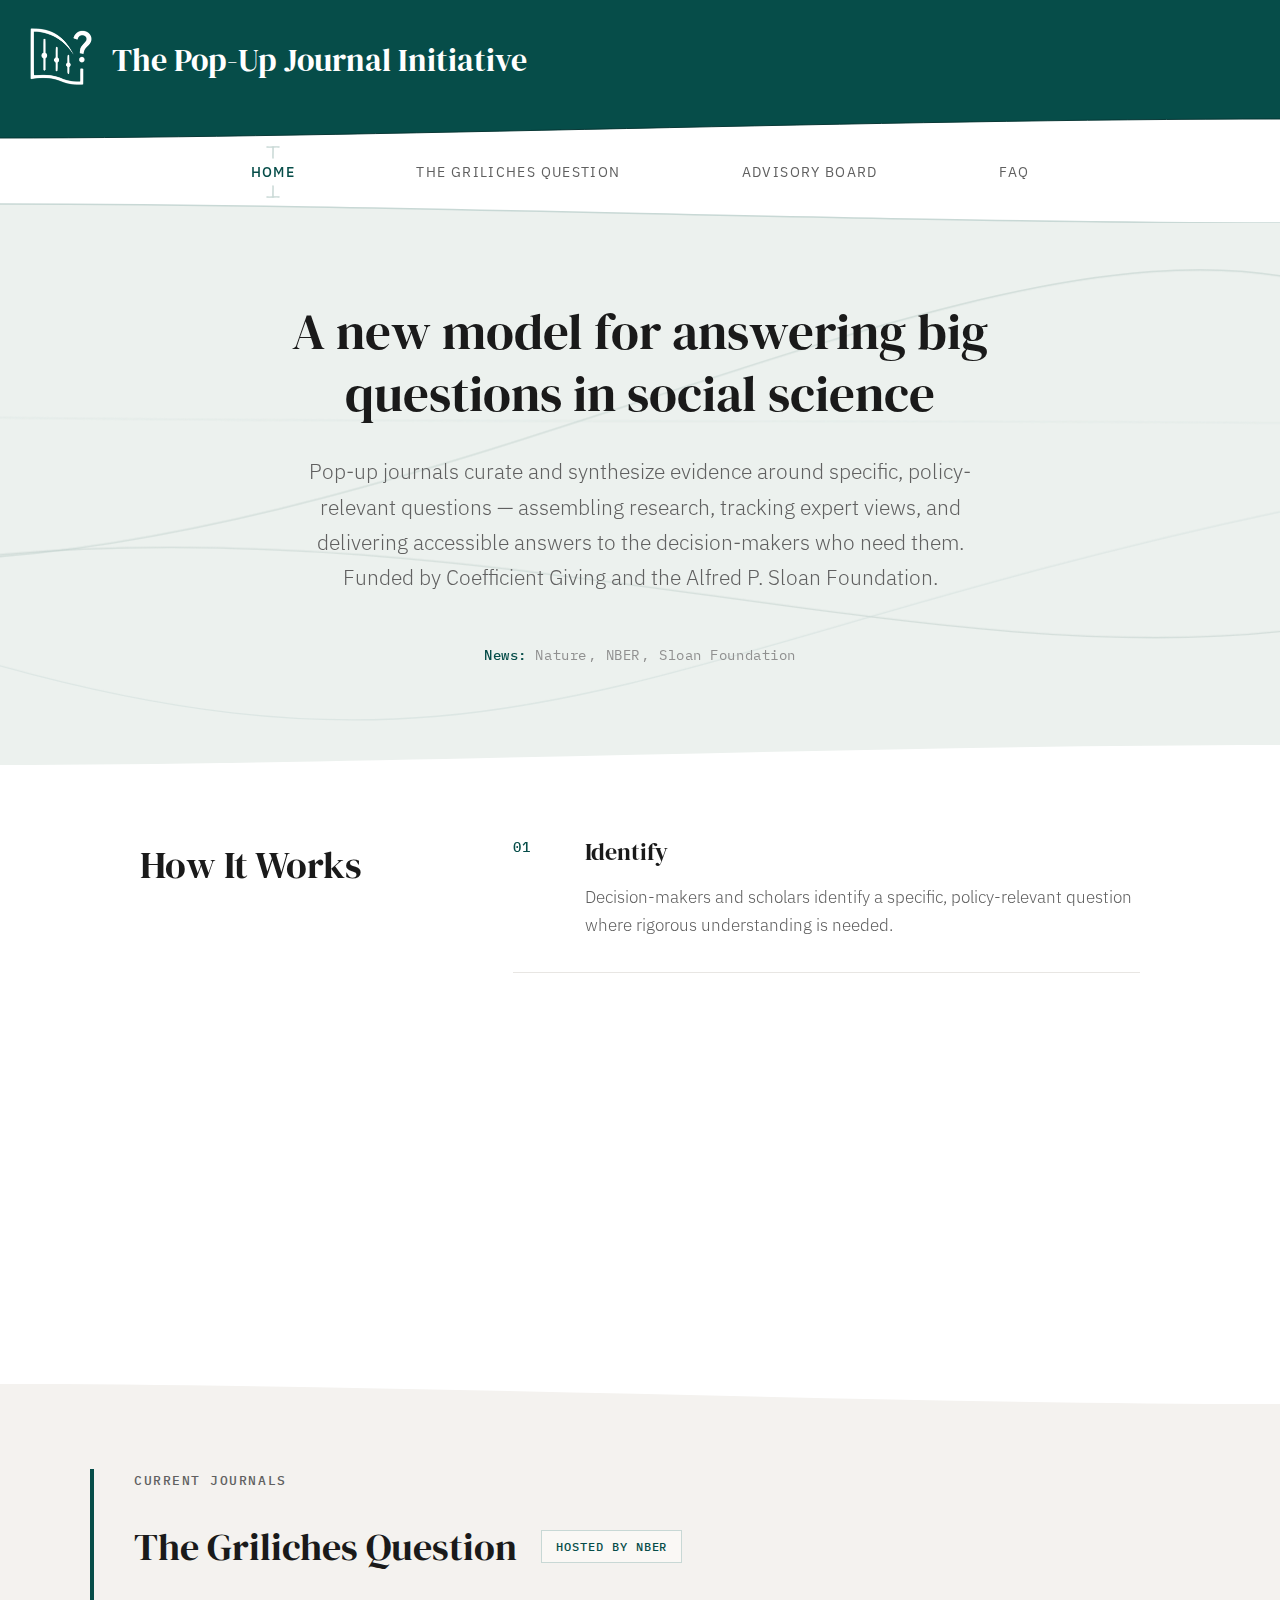
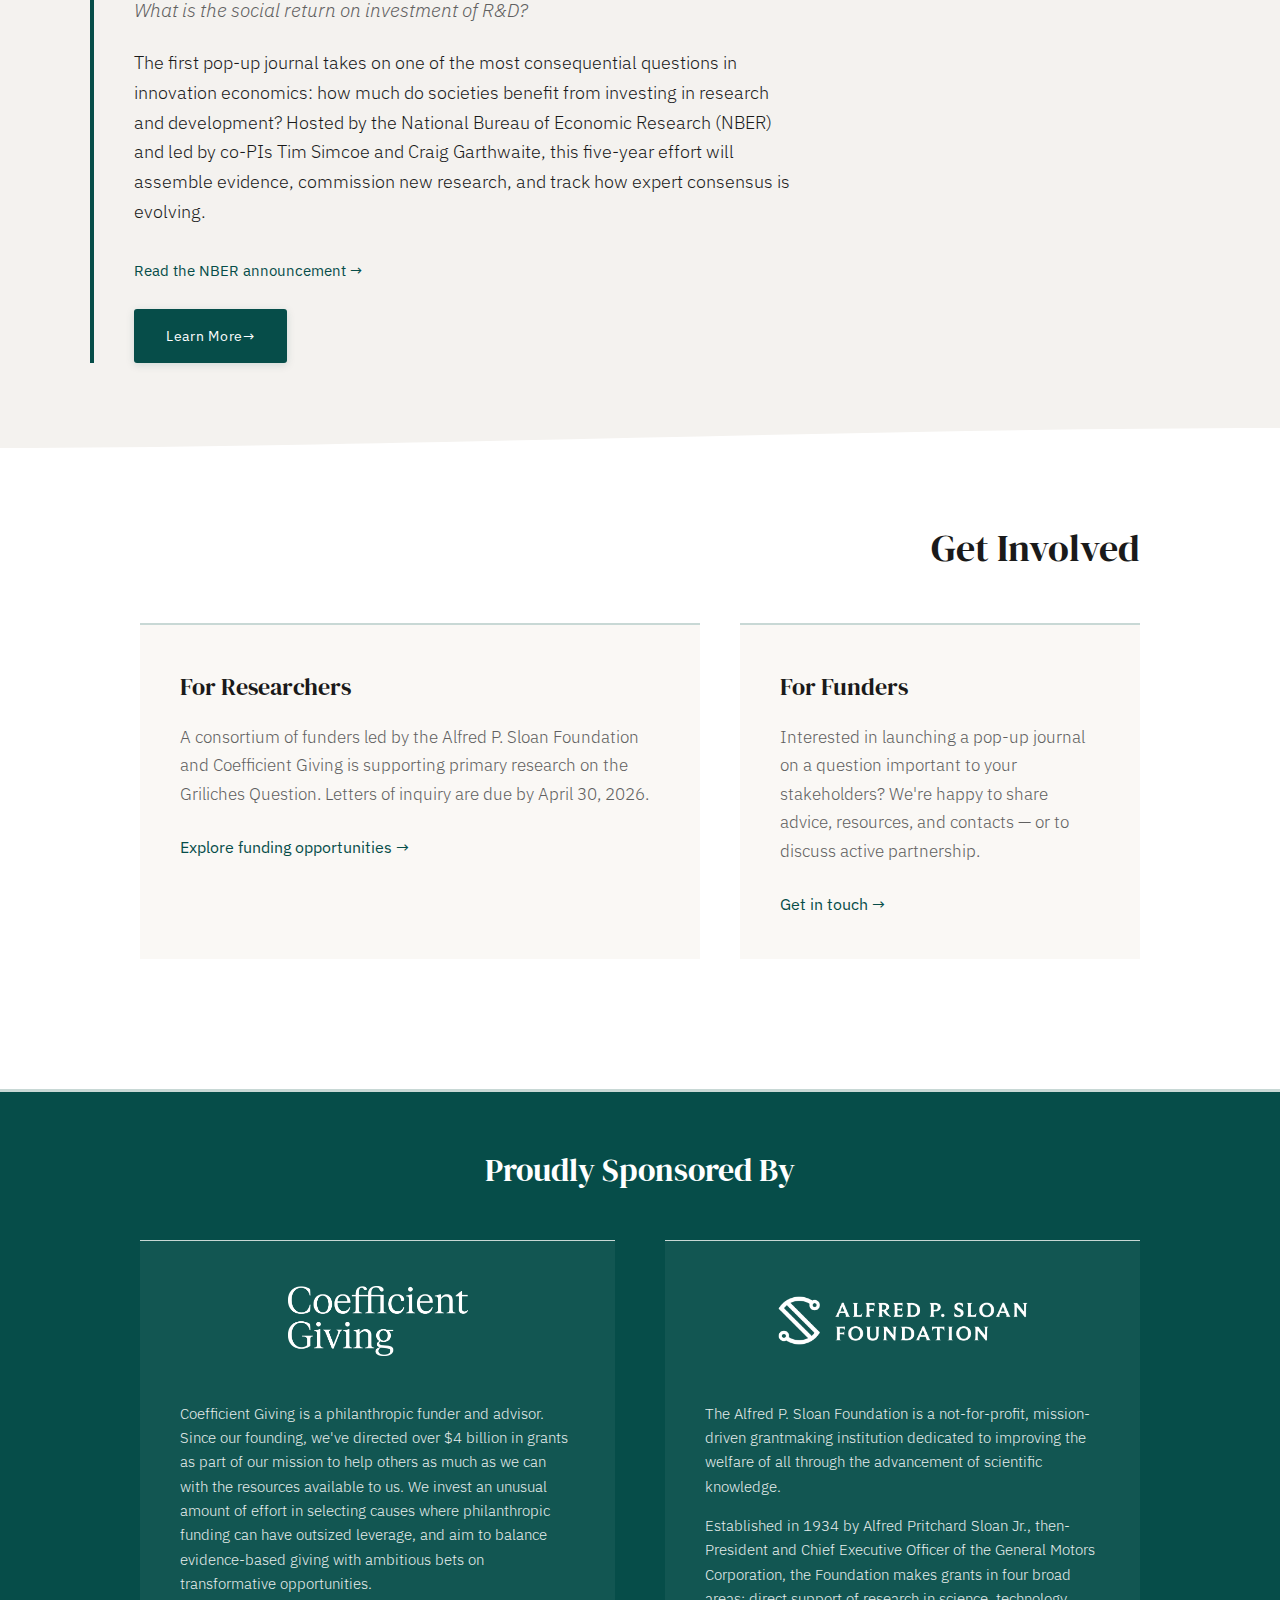
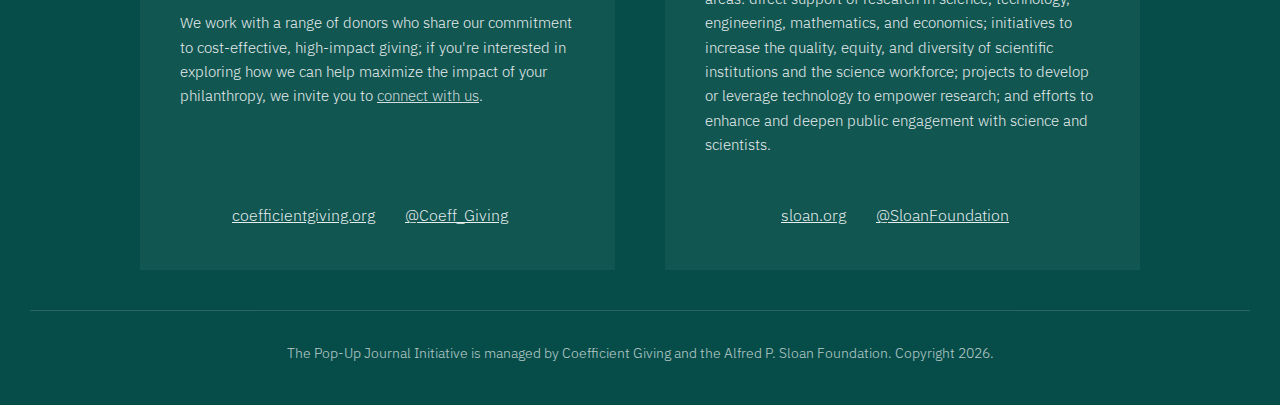
<file: index.html>
<!DOCTYPE html>
<html lang="en">

<head>
    <meta charset="UTF-8">
    <meta name="viewport" content="width=device-width, initial-scale=1.0">
    <title>The Pop-Up Journal Initiative</title>
    <meta name="description"
        content="Pop-up journals curate and synthesize evidence around specific, policy-relevant questions — assembling research, tracking expert views, and delivering accessible answers to decision-makers.">
    <link rel="icon" type="image/png" href="logo.png">
    <link rel="stylesheet" href="styles.css">
    <link rel="preconnect" href="https://fonts.googleapis.com">
    <link rel="preconnect" href="https://fonts.gstatic.com" crossorigin>
    <link
        href="https://fonts.googleapis.com/css2?family=DM+Serif+Display&family=IBM+Plex+Mono:wght@400;500&family=IBM+Plex+Sans:wght@300;400;500&display=swap"
        rel="stylesheet">
</head>

<body>
    <header>
        <div class="container">
            <div class="header-content">
                <div class="header-logo-home">
                    <a href="index.html">
                        <img src="logo-white.png" alt="Pop-Up Journal Initiative - Home" class="header-logo">
                    </a>
                </div>
                <div class="header-text">
                    <h1>The Pop-Up Journal Initiative</h1>
                </div>
            </div>
        </div>
    </header>

    <div class="header-sweep">
        <svg viewBox="0 0 1440 25" preserveAspectRatio="none" xmlns="http://www.w3.org/2000/svg">
            <path d="M0,0 L0,22 C400,22 1000,3 1440,3 L1440,0 Z" fill="#064D49" />
            <path d="M0,22 C400,22 1000,3 1440,3" stroke="#043331" stroke-width="1" fill="none" />
        </svg>
    </div>

    <div class="nav-container">
        <nav>
            <div class="container">
                <button class="mobile-menu-toggle" onclick="toggleMobileMenu()">&#9776;</button>
                <ul id="navMenu">
                    <li><a href="index.html" class="active">Home</a></li>
                    <li><a href="griliches.html">The Griliches Question</a></li>
                    <li><a href="advisory-board.html">Advisory Board</a></li>
                    <li><a href="faq.html">FAQ</a></li>
                </ul>
            </div>
        </nav>
        <div class="nav-bottom-sweep">
            <svg viewBox="0 0 1440 22" preserveAspectRatio="none" xmlns="http://www.w3.org/2000/svg">
                <path d="M0,0 L0,3 C440,3 1000,22 1440,22 L1440,0 Z" fill="rgba(255,255,255,0.98)" />
                <path d="M0,3 C440,3 1000,22 1440,22" stroke="#C8D8D5" stroke-width="1.5" fill="none" />
            </svg>
        </div>
    </div>

    <!-- HERO SECTION -->
    <section class="hero">
        <canvas id="heroCanvas"></canvas>
        <div class="hero-inner">
            <h2>A new model for answering big questions in social science</h2>
            <p>Pop-up journals curate and synthesize evidence around specific, policy-relevant questions &mdash;
                assembling research, tracking expert views, and delivering accessible answers to the decision-makers who
                need them. Funded by <a href="https://coefficientgiving.org" target="_blank"
                    class="hero-link">Coefficient Giving</a> and the <a href="https://sloan.org" target="_blank"
                    class="hero-link">Alfred P. Sloan Foundation</a>.</p>
            <p class="hero-news"><span class="hero-news-label">News:</span>
                <a href="https://www.nature.com/articles/d41586-026-00446-7" target="_blank" data-title="Pop-up journals for policy research: can temporary titles deliver answers?">Nature</a><span class="hero-news-sep">,</span>
                <a href="https://www.nber.org/news/new-initiative-social-return-rd-investment" target="_blank" data-title="New initiative on the social return on R&D investment">NBER</a><span class="hero-news-sep">,</span>
                <a href="https://sloan.org/programs/research/economics/call-for-letters-of-inquiry-economics-research-on-the-returns-to-rd-investment" target="_blank" data-title="Call for letters of inquiry: economic research on the returns to R&D investment">Sloan Foundation</a>
            </p>
        </div>
    </section>

    <div class="section-divider" style="background: #ffffff;">
        <svg viewBox="0 0 1440 30" preserveAspectRatio="none" xmlns="http://www.w3.org/2000/svg">
            <path d="M0,0 L0,25 C400,25 1000,5 1440,5 L1440,0 Z" fill="#ECF1EE" />
        </svg>
    </div>

    <!-- HOW IT WORKS -->
    <section class="how-it-works">
        <div class="container">
            <div class="how-it-works-layout">
                <div class="how-it-works-header">
                    <h2 class="section-heading">How It Works</h2>
                </div>
                <div class="steps-list">
                    <div class="step-item fade-in-up">
                        <span class="step-number">01</span>
                        <div class="step-content">
                            <h3>Identify</h3>
                            <p>Decision-makers and scholars identify a specific, policy-relevant question where rigorous
                                understanding is needed.</p>
                        </div>
                    </div>
                    <div class="step-item fade-in-up">
                        <span class="step-number">02</span>
                        <div class="step-content">
                            <h3>Curate</h3>
                            <p>A host organization assembles a steering committee, commissions and curates research, and
                                tracks expert views over a period of five years.</p>
                        </div>
                    </div>
                    <div class="step-item fade-in-up">
                        <span class="step-number">03</span>
                        <div class="step-content">
                            <h3>Synthesize</h3>
                            <p>Annual issues provide a synthesis of recent progress, highlight pivotal new
                                data, and measure whether expert consensus is converging on answers.</p>
                        </div>
                    </div>
                </div>
            </div>
        </div>
    </section>

    <div class="section-divider" style="background: #F4F2EF;">
        <svg viewBox="0 0 1440 30" preserveAspectRatio="none" xmlns="http://www.w3.org/2000/svg">
            <path d="M0,0 L0,5 C440,5 1000,25 1440,25 L1440,0 Z" fill="#ffffff" />
        </svg>
    </div>

    <!-- CURRENT JOURNALS -->
    <section class="current-journals">
        <div class="container">
            <div class="journal-feature">
                <span class="section-label">Current Journals</span>
                <div class="journal-feature-header">
                    <h2>The Griliches Question</h2>
                    <span class="status-badge">Hosted by NBER</span>
                </div>
                <p class="journal-subtitle">What is the social return on investment of R&D?</p>
                <p class="journal-desc">The first pop-up journal takes on one of the most consequential questions in
                    innovation economics: how much do societies benefit from investing in research and development?
                    Hosted by the National Bureau of Economic Research (NBER) and led by co-PIs Tim Simcoe and
                    Craig Garthwaite, this five-year effort will assemble evidence, commission new research,
                    and track how expert consensus is evolving.</p>
                <p class="journal-announcement-link">
                    <a href="https://www.nber.org/news/new-initiative-social-return-rd-investment"
                        target="_blank">Read the NBER announcement &rarr;</a>
                </p>
                <a href="griliches.html" class="btn-primary btn-arrow">Learn More</a>
            </div>
        </div>
    </section>

    <div class="section-divider" style="background: #ffffff;">
        <svg viewBox="0 0 1440 30" preserveAspectRatio="none" xmlns="http://www.w3.org/2000/svg">
            <path d="M0,0 L0,25 C400,25 1000,5 1440,5 L1440,0 Z" fill="#F4F2EF" />
        </svg>
    </div>

    <!-- GET INVOLVED -->
    <section class="get-involved">
        <div class="container">
            <h2 class="section-heading">Get Involved</h2>
            <div class="involve-grid">
                <div class="involve-card">
                    <h3>For Researchers</h3>
                    <p>A consortium of funders led by the Alfred P. Sloan Foundation and Coefficient Giving is
                        supporting primary research on the Griliches Question. Letters of inquiry are due
                        by April 30, 2026.</p>
                    <a href="griliches.html#research-funding">Explore funding opportunities &rarr;</a>
                </div>
                <div class="involve-card">
                    <h3>For Funders</h3>
                    <p>Interested in launching a pop-up journal on a question important to your stakeholders? We're
                        happy to share advice, resources, and contacts &mdash; or to discuss active partnership.</p>
                    <a href="mailto:info@popupjournal.com">Get in touch &rarr;</a>
                </div>
            </div>
        </div>
    </section>

    <footer>
        <div class="container">
            <div class="footer-header">
                <h3>Proudly Sponsored By</h3>
            </div>
            <div class="sponsors-grid">
                <div class="sponsor coefficient-giving">
                    <div class="sponsor-header">
                        <img src="cg-logo.png" alt="Coefficient Giving" class="sponsor-logo-img">
                    </div>
                    <div class="sponsor-content">
                        <p>Coefficient Giving is a philanthropic funder and advisor. Since our founding, we've directed
                            over $4 billion in grants as part of our mission to help others as much as we can with the
                            resources available to us. We invest an unusual amount of effort in selecting causes where
                            philanthropic funding can have outsized leverage, and aim to balance evidence-based giving
                            with ambitious bets on transformative opportunities.</p>
                        <p>We work with a range of donors who share our commitment to cost-effective, high-impact
                            giving; if you're interested in exploring how we can help maximize the impact of your
                            philanthropy, we invite you to <a href="mailto:partnerwithus@coefficientgiving.org">connect
                                with us</a>.</p>
                    </div>
                    <div class="sponsor-website-links">
                        <a href="http://coefficientgiving.org" target="_blank">coefficientgiving.org</a>
                        <a href="https://x.com/coeff_giving" target="_blank">@Coeff_Giving</a>
                    </div>
                </div>
                <div class="sponsor sloan-foundation">
                    <div class="sponsor-header">
                        <img src="sloan-logo.png" alt="Alfred P. Sloan Foundation" class="sponsor-logo-img">
                    </div>
                    <div class="sponsor-content">
                        <p>The Alfred P. Sloan Foundation is a not-for-profit, mission-driven grantmaking institution
                            dedicated to improving the welfare of all through the advancement of scientific knowledge.
                        </p>
                        <p>Established in 1934 by Alfred Pritchard Sloan Jr., then-President and Chief Executive Officer
                            of the General Motors Corporation, the Foundation makes grants in four broad areas: direct
                            support of research in science, technology, engineering, mathematics, and economics;
                            initiatives to increase the quality, equity, and diversity of scientific institutions and
                            the science workforce; projects to develop or leverage technology to empower research; and
                            efforts to enhance and deepen public engagement with science and scientists.</p>
                    </div>
                    <div class="sponsor-website-links">
                        <a href="http://sloan.org" target="_blank">sloan.org</a>
                        <a href="https://x.com/sloanfoundation" target="_blank">@SloanFoundation</a>
                    </div>
                </div>
            </div>
            <div class="footer-copyright">
                <p>The Pop-Up Journal Initiative is managed by Coefficient Giving and the Alfred P. Sloan Foundation.
                    Copyright
                    <script>document.write(new Date().getFullYear())</script>.
                </p>
            </div>
        </div>
    </footer>
    <script>
            // Hero canvas sweep lines
            (function () {
                const canvas = document.getElementById('heroCanvas');
                if (!canvas) return;
                const ctx = canvas.getContext('2d');

                function resize() {
                    const rect = canvas.parentElement.getBoundingClientRect();
                    canvas.width = rect.width * devicePixelRatio;
                    canvas.height = rect.height * devicePixelRatio;
                    ctx.scale(devicePixelRatio, devicePixelRatio);
                }
                resize();
                window.addEventListener('resize', resize);

                const lines = [];
                const colors = ['#C8D8D5', '#b8cac7', '#d4e2df', '#a8beb8'];

                function randomLine() {
                    const h = canvas.height / devicePixelRatio;
                    const w = canvas.width / devicePixelRatio;
                    const y1 = Math.random() * h;
                    const y2 = Math.random() * h;
                    const cp1y = y1 + (Math.random() - 0.5) * h * 0.6;
                    const cp2y = y2 + (Math.random() - 0.5) * h * 0.6;
                    const cp1x = w * (0.2 + Math.random() * 0.3);
                    const cp2x = w * (0.5 + Math.random() * 0.3);
                    return {
                        x0: -10, y0: y1,
                        cp1x: cp1x, cp1y: cp1y,
                        cp2x: cp2x, cp2y: cp2y,
                        x3: w + 10, y3: y2,
                        color: colors[Math.floor(Math.random() * colors.length)],
                        opacity: 0.25 + Math.random() * 0.35,
                        lineWidth: 0.8 + Math.random() * 1.0,
                        progress: 0,
                        speed: 0.006 + Math.random() * 0.008,
                        fadeOut: 0,
                        fadeSpeed: 0.003 + Math.random() * 0.002,
                        maxAge: 300 + Math.random() * 400,
                        age: 0
                    };
                }

                // Start with a few lines already drawn
                for (let i = 0; i < 4; i++) {
                    const line = randomLine();
                    line.progress = 1;
                    line.age = Math.random() * 200;
                    lines.push(line);
                }

                let frameCount = 0;
                const spawnInterval = 80 + Math.random() * 60;

                function drawPartialBezier(line, t) {
                    // Subdivide bezier at parameter t using De Casteljau
                    const { x0, y0, cp1x, cp1y, cp2x, cp2y, x3, y3 } = line;
                    if (t <= 0) return;
                    const tt = Math.min(t, 1);

                    const ax = x0 + (cp1x - x0) * tt;
                    const ay = y0 + (cp1y - y0) * tt;
                    const bx = cp1x + (cp2x - cp1x) * tt;
                    const by = cp1y + (cp2y - cp1y) * tt;
                    const cx = cp2x + (x3 - cp2x) * tt;
                    const cy = cp2y + (y3 - cp2y) * tt;

                    const dx = ax + (bx - ax) * tt;
                    const dy = ay + (by - ay) * tt;
                    const ex = bx + (cx - bx) * tt;
                    const ey = by + (cy - by) * tt;

                    const fx = dx + (ex - dx) * tt;
                    const fy = dy + (ey - dy) * tt;

                    ctx.beginPath();
                    ctx.moveTo(x0, y0);
                    ctx.bezierCurveTo(ax, ay, dx, dy, fx, fy);
                    ctx.stroke();
                }

                function animate() {
                    const w = canvas.width / devicePixelRatio;
                    const h = canvas.height / devicePixelRatio;
                    ctx.clearRect(0, 0, w, h);

                    frameCount++;
                    if (frameCount % Math.floor(spawnInterval) === 0 && lines.length < 12) {
                        lines.push(randomLine());
                    }

                    for (let i = lines.length - 1; i >= 0; i--) {
                        const line = lines[i];

                        // Advance drawing
                        if (line.progress < 1) {
                            line.progress = Math.min(1, line.progress + line.speed);
                        }

                        // Age and fade
                        line.age++;
                        if (line.age > line.maxAge) {
                            line.fadeOut = Math.min(1, line.fadeOut + line.fadeSpeed);
                        }

                        // Remove fully faded lines
                        if (line.fadeOut >= 1) {
                            lines.splice(i, 1);
                            continue;
                        }

                        const alpha = line.opacity * (1 - line.fadeOut);
                        ctx.strokeStyle = line.color;
                        ctx.globalAlpha = alpha;
                        ctx.lineWidth = line.lineWidth;
                        ctx.lineCap = 'round';

                        drawPartialBezier(line, line.progress);
                    }

                    ctx.globalAlpha = 1;
                    requestAnimationFrame(animate);
                }

                animate();
            })();

        // Scroll animation with IntersectionObserver
        const observer = new IntersectionObserver((entries) => {
            entries.forEach(entry => {
                if (entry.isIntersecting) {
                    entry.target.classList.add('visible');
                    observer.unobserve(entry.target);
                }
            });
        }, {
            threshold: 0.15
        });

        document.querySelectorAll('.fade-in-up').forEach((el, i) => {
            el.style.transitionDelay = (i % 3) * 0.1 + 's';
            observer.observe(el);
        });


        function toggleMobileMenu() {
            const menu = document.getElementById('navMenu');
            menu.classList.toggle('show');
        }

        // Close menu when clicking outside
        document.addEventListener('click', function (event) {
            const menu = document.getElementById('navMenu');
            const toggle = document.querySelector('.mobile-menu-toggle');

            if (!toggle.contains(event.target) && !menu.contains(event.target)) {
                menu.classList.remove('show');
            }
        });
    </script>
</body>

</html>
</file>
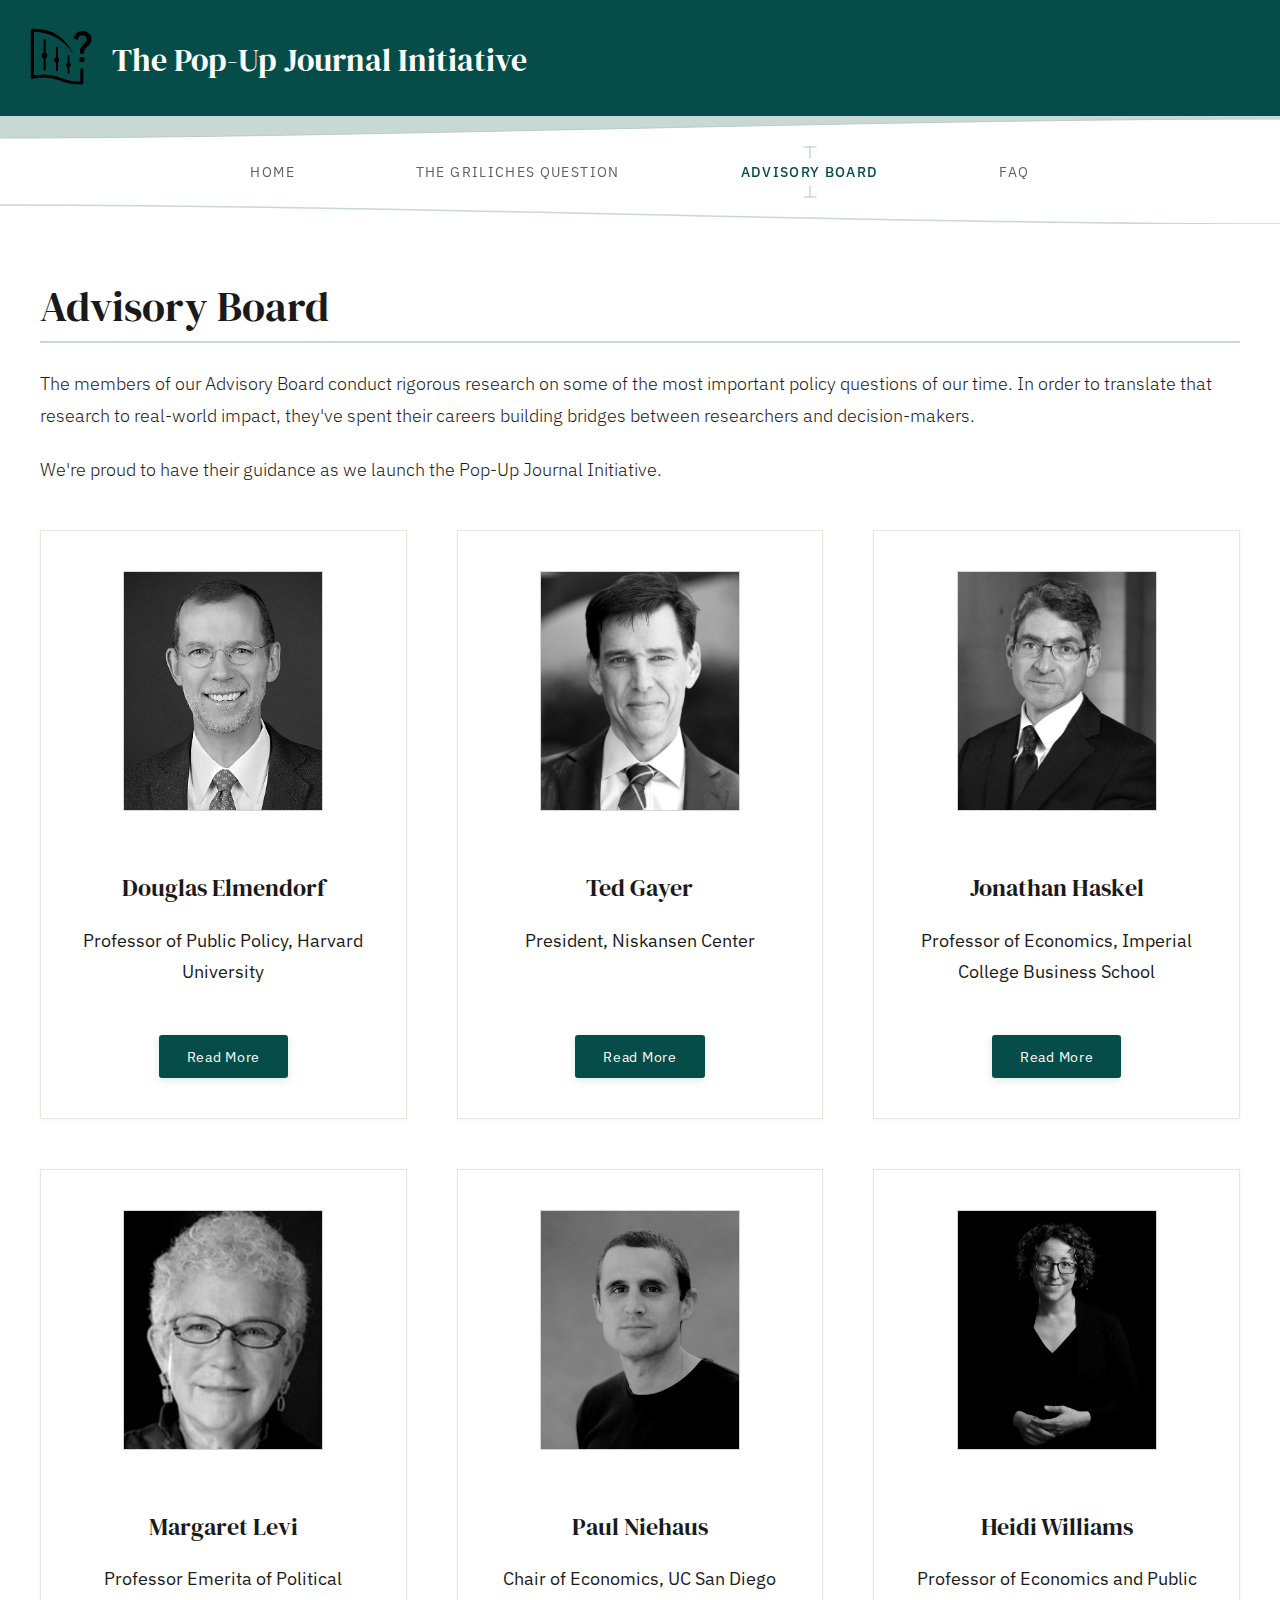
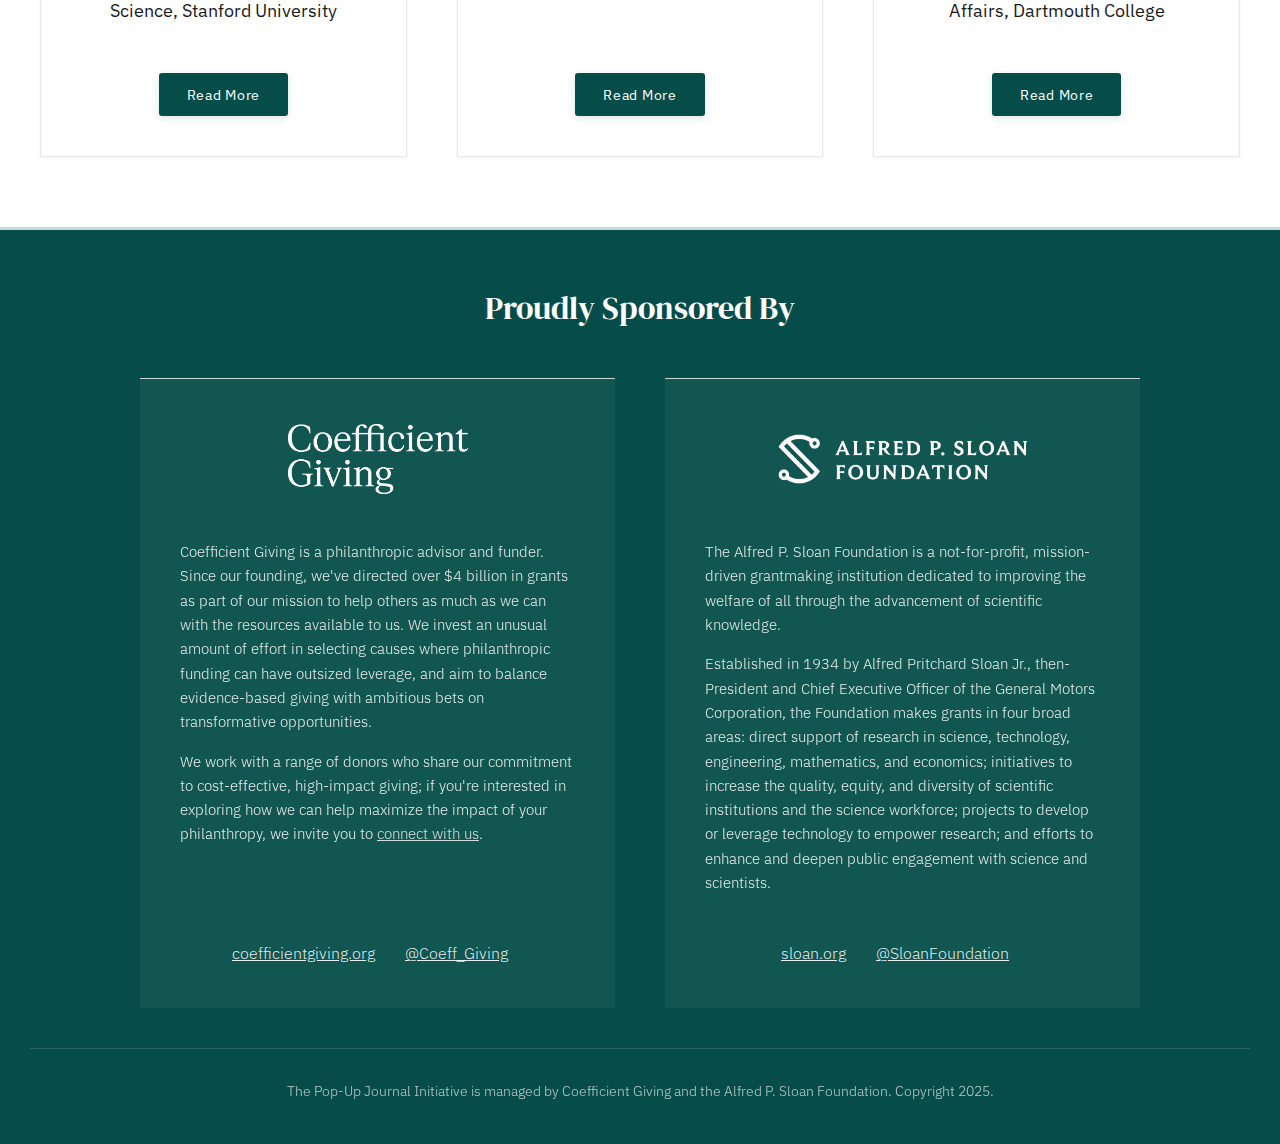
<file: advisory-board.html>
<!DOCTYPE html>
<html lang="en">
<head>
    <meta charset="UTF-8">
    <meta name="viewport" content="width=device-width, initial-scale=1.0">
    <title>Advisory Board — The Pop-Up Journal Initiative</title>
    <link rel="stylesheet" href="styles.css">
    <link rel="preconnect" href="https://fonts.googleapis.com">
    <link rel="preconnect" href="https://fonts.gstatic.com" crossorigin>
    <link href="https://fonts.googleapis.com/css2?family=DM+Serif+Display&family=IBM+Plex+Sans:wght@300;400;500&display=swap" rel="stylesheet">
</head>
<body class="advisory-board-page">
    <header>
        <div class="container">
            <div class="header-content">
                <div class="header-logo-home">
                    <a href="index.html">
                        <img src="logo.png" alt="Pop-Up Journal Initiative - Home" class="header-logo">
                    </a>
                </div>
                <div class="header-text">
                    <h1>The Pop-Up Journal Initiative</h1>
                </div>
            </div>
        </div>
    </header>

    <div class="header-sweep">
        <svg viewBox="0 0 1440 25" preserveAspectRatio="none" xmlns="http://www.w3.org/2000/svg">
            <path d="M0,0 L0,22 C400,22 1000,3 1440,3 L1440,0 Z" fill="#C8D8D5"/>
            <path d="M0,22 C400,22 1000,3 1440,3" stroke="#b8cac7" stroke-width="1" fill="none"/>
        </svg>
    </div>

    <div class="nav-container">
        <nav>
            <div class="container">
                <button class="mobile-menu-toggle" onclick="toggleMobileMenu()">&#9776;</button>
                <ul id="navMenu">
                    <li><a href="index.html">Home</a></li>
                    <li><a href="griliches.html">The Griliches Question</a></li>
                    <li><a href="advisory-board.html" class="active">Advisory Board</a></li>
                    <li><a href="faq.html">FAQ</a></li>
                </ul>
            </div>
        </nav>
        <div class="nav-bottom-sweep">
            <svg viewBox="0 0 1440 22" preserveAspectRatio="none" xmlns="http://www.w3.org/2000/svg">
                <path d="M0,0 L0,3 C440,3 1000,22 1440,22 L1440,0 Z" fill="rgba(255,255,255,0.98)"/>
                <path d="M0,3 C440,3 1000,22 1440,22" stroke="#C8D8D5" stroke-width="1.5" fill="none"/>
            </svg>
        </div>
    </div>

    <div>
        <div class="container">
         <div class="main-layout">
            <main class="content">
                <section>
                    <h2>Advisory Board</h2>
                    <p>The members of our Advisory Board conduct rigorous research on some of the most important policy questions of our time. In order to translate that research to real-world impact, they've spent their careers building bridges between researchers and decision-makers.</p>
                    <p>We're proud to have their guidance as we launch the Pop-Up Journal Initiative.</p>

                    <div class="board-grid">
                        <div class="board-member">
                            <div class="member-photo"><img src="elmendorf_headshot.jpg"></div>
                            <h3 class="member-name">Douglas Elmendorf</h3>
                            <p class="member-title">Professor of Public Policy, Harvard University</p>
                            <div class="bio-full">
                                <p>Douglas Elmendorf is a professor of public policy at Harvard University’s Kennedy School of Government. He was named dean of the Kennedy School in June 2015 and stepped down from that role in June 2024. He had served previously as director of the US Congressional Budget Office from January 2009 through March 2015.</p>
                                <p>Earlier, Doug had been a senior fellow at the Brookings Institution, assistant director of the Division of Research and Statistics at the Federal Reserve Board, deputy assistant secretary for economic policy at the US Treasury Department, senior economist at the White House’s Council of Economic Advisers, and assistant professor at Harvard University. In those positions, he worked on budget policy, monetary policy, macroeconomic analysis and forecasting, health care, Social Security, income security programs, financial markets, and other topics. He earned his PhD and AM in economics from Harvard University and his AB summa cum laude from Princeton University.</p>
                            </div>
                            <button class="expand-btn" onclick="openBioModal(this)">Read More</button>
                        </div>

                        <div class="board-member">
                            <div class="member-photo"><img src="gayer_headshot.jpg"></div>
                            <h3 class="member-name">Ted Gayer</h3>
                            <p class="member-title">President, Niskansen Center</p>
                            <div class="bio-full">
                                <p>Ted Gayer is President of the Niskanen Center. He previously worked at the Brookings Institution, where he was Co-Director of the Economic Studies program from 2009 to 2013, Vice President and Director of the Economic Studies program from 2013 to 2018, and Executive Vice President from 2018 to 2022.</p>
                                <p>Before joining Brookings, Gayer was an Assistant Professor at Georgetown University from 1997 to 2003 and an Associate Professor from 2003 to 2009. From 2007 to 2008, he was Deputy Assistant Secretary for Economic Policy at the Department of the Treasury, and from 2003 to 2004, he was Senior Economist at the President’s Council of Economic Advisers.</p>
                                <p>Gayer was a Visiting Fellow at the Public Policy Institute of California from 2006 to 2007 and a Visiting Scholar at the American Enterprise Institute from 2004 to 2006. He has written extensively on economic issues, focusing on public finance, environmental and energy economics, housing, and regulatory policy.</p>
                            </div>
                            <button class="expand-btn" onclick="openBioModal(this)">Read More</button>
                        </div>

                        <div class="board-member">
                            <div class="member-photo"><img src="haskel_headshot.jpg"></div>
                            <h3 class="member-name">Jonathan Haskel</h3>
                            <p class="member-title">Professor of Economics, Imperial College Business School</p>
                            <div class="bio-full">
                                <p>Jonathan Haskel is Professor of Economics at Imperial College Business School, Imperial College London and Director of the Doctoral Programme at the School. He was previously Professor and Head of Department at the Department of Economics, Queen Mary, University of London.  He has taught at the University of Bristol and London Business School and been a visiting professor at the Tuck School of Business, Dartmouth College; Stern School of Business, New York University; and visiting researcher at the Australian National University.</p>
                                <p>He has been on the editorial boards of <em>Economica</em>, the <em>Journal of Industrial Economics</em> and <em>Economic Policy</em>. His research interests are productivity, innovation, intangible investment, and growth. He is the author, with Stian Westlake, of <em>Capitalism Without Capital</em>, Princeton University Press. He obtained his BSc at the University of Bristol and his PhD at the London School of Economics.</p>
                            </div>
                            <button class="expand-btn" onclick="openBioModal(this)">Read More</button>
                        </div>


                        <div class="board-member">
                            <div class="member-photo"><img src="levi_headshot.jpg"></div>
                            <h3 class="member-name">Margaret Levi</h3>
                            <p class="member-title">Professor Emerita of Political Science, Stanford University</p>
                            <div class="bio-full">
                                <p>Margaret Levi is Professor Emerita of Political Science, Senior Fellow of the Center for Democracy, Development and Rule of Law (CDDRL), and co-director of Ethics and Society Review at Stanford University; and Bacharach Professor Emerita at the University of Washington. A past president of the American Political Science Association, she was the Sara Miller McCune Director of the <a href="https://casbs.stanford.edu/">Center for Advanced Study in the Behavioral Sciences (CASBS)</a>.</p>
                                <p>Awarded the <a href="http://www.skytteprize.com/">2019 Johan Skytte Prize</a>, <a href="https://falling-walls.com/social-sciences-and-humanities/">2020 Falling Walls Breakthrough</a>, and an honorary doctorate of Universidad Carlos III de Madrid, she is in the <a href="https://humsci.stanford.edu/feature/three-stanford-faculty-members-elected-british-academy">National Academy of Sciences</a>, the British Academy, the American Academy of Arts and Sciences, and the American Philosophical Society. The author of eight books and numerous articles, she studies trustworthy governance and cooperative behavior in the interest of others.</p></p>
                            </div>
                            <button class="expand-btn" onclick="openBioModal(this)">Read More</button>
                        </div>

                        <div class="board-member">
                            <div class="member-photo"><img src="niehaus_headshot.jpg"></div>
                            <h3 class="member-name">Paul Niehaus</h3>
                            <p class="member-title">Chair of Economics, UC San Diego</p>
                            <!-- <p class="member-title">Co-Founder, GiveDirectly</p> -->
                            <div class="bio-full">
                                <p>Paul Niehaus is an economist and entrepreneur working to accelerate the end of extreme poverty.</p>
                                <p>He is Chancellor's Associates Endowed Chair in Economics at UC San Diego and an affiliate of BREAD, CEGA, J-PAL, and the NBER. His research examines the design, implementation, and impact of anti-poverty programs at large scales.</p>
                                <p>He is also co-founder of a series of companies working to amplify capital flows to emerging markets. He is co-founder, former president, and current director at GiveDirectly, the leading international NGO specialized in digital cash transfers and consistently rated one of the most impactful ways to give. He subsequently co-founded and served as a director of the enterprise payments company Segovia and the digital remittance company Taptap Send.</p>
                                <p>Paul has received a Sloan Fellowship and a Frisch Medal, and has been named a "Top 100 Global Thinker" by Foreign Policy magazine and one of Vox's "Future Perfect 50." He holds a PhD in economics from Harvard University.</p>
                            </div>
                            <button class="expand-btn" onclick="openBioModal(this)">Read More</button>
                        </div>

                        <div class="board-member">
                            <div class="member-photo"><img src="williams_headshot.jpg"></div>
                            <h3 class="member-name">Heidi Williams</h3>
                            <p class="member-title">Professor of Economics and Public Affairs, Dartmouth College</p>
                            <div class="bio-full">
                                <p>
                                    Heidi Williams is the Orville E. Dryfoos Professor in Economics and Public Affairs at <a href="https://home.dartmouth.edu/">Dartmouth College</a>. Her teaching and research focus on understanding how policy changes affect innovation, productivity, and economic growth. Heidi is a Research Associate at the <a href="https://www.nber.org/">National Bureau of Economic Research</a> (NBER), and, together with <a href="https://www.kellogg.northwestern.edu/faculty/jones-ben/htm/research.htm">Ben Jones</a>, she co-directs the NBER's <a href="https://www.nber.org/programs-projects/programs-working-groups%23Groups/innovation-policy?page=1&amp;perPage=50">Innovation Policy</a> working group. She is currently lead editor of the <a href="https://www.aeaweb.org/journals/jep"><i>Journal of Economic Perspectives</i></a>, and works part-time at the Congressional Budget Office.
                                </p>
                                <p>
                                    Heidi is Director of Science Policy at the <a href="https://progress.institute/">Institute for Progress</a> and a nonresident senior fellow at the <a href="https://www.brookings.edu/centers/the-hutchins-center-on-fiscal-and-monetary-policy/">Hutchins Center on Fiscal and Monetary Policy</a> at <a href="https://www.brookings.edu/">Brookings</a>. Together with <a href="https://econweb.ucsd.edu/~pniehaus/">Paul Niehaus</a>, she co-chairs <a href="https://www.povertyactionlab.org/">J-PAL</a>’s <a href="https://www.povertyactionlab.org/initiative/science-progress-initiative">Science for Progress Initiative</a>. Heidi received her AB in mathematics from Dartmouth College in 2003, her MSc in development economics from Oxford University in 2004, and her PhD in economics from Harvard in 2010. She is a Fellow of the American Academy of Arts and Sciences and of the Econometric Society, and is the recipient of a MacArthur Foundation Fellowship (2015), an Alfred P. Sloan Research Fellowship (2015), and the ASHEcon Medal (2021). She has also been recognized for her undergraduate teaching, graduate teaching, and graduate advising.</p></p>
                                </p>
                            </div>
                            <button class="expand-btn" onclick="openBioModal(this)">Read More</button>
                        </div>
                </section>
            </main>
        </div>
        <div id="bioModal" class="bio-modal">
            <div class="bio-modal-content">
                <span class="bio-close" onclick="closeBioModal()">&times;</span>
                <h3 id="modalName"></h3>
                <p id="modalTitle"></p>
                <div id="modalBio"></div>
            </div>
        </div>
    </div>

<footer>
        <div class="container">
            <div class="footer-header">
                <h3>Proudly Sponsored By</h3>
            </div>
            <div class="sponsors-grid">
                <div class="sponsor coefficient-giving">
                    <div class="sponsor-header">
                        <img src="cg-logo.png" alt="Coefficient Giving" class="sponsor-logo-img">
                    </div>
                    <div class="sponsor-content">
                        <p>Coefficient Giving is a philanthropic advisor and funder. Since our founding, we've directed over $4 billion in grants as part of our mission to help others as much as we can with the resources available to us. We invest an unusual amount of effort in selecting causes where philanthropic funding can have outsized leverage, and aim to balance evidence-based giving with ambitious bets on transformative opportunities.</p>
                        <p>We work with a range of donors who share our commitment to cost-effective, high-impact giving; if you're interested in exploring how we can help maximize the impact of your philanthropy, we invite you to <a href="mailto:partnerwithus@coefficientgiving.org">connect with us</a>.</p>
                    </div>
                    <div class="sponsor-website-links">
                        <a href="http://coefficientgiving.org" target="_blank">coefficientgiving.org</a>
                        <a href="https://x.com/coeff_giving" target="_blank">@Coeff_Giving</a>
                    </div>
                </div>
                <div class="sponsor sloan-foundation">
                    <div class="sponsor-header">
                        <img src="sloan-logo.png" alt="Coefficient Giving" class="sponsor-logo-img">
                    </div>
                    <div class="sponsor-content">
                        <p>The Alfred P. Sloan Foundation is a not-for-profit, mission-driven grantmaking institution dedicated to improving the welfare of all through the advancement of scientific knowledge.</p><p>Established in 1934 by Alfred Pritchard Sloan Jr., then-President and Chief Executive Officer of the General Motors Corporation, the Foundation makes grants in four broad areas: direct support of research in science, technology, engineering, mathematics, and economics; initiatives to increase the quality, equity, and diversity of scientific institutions and the science workforce; projects to develop or leverage technology to empower research; and efforts to enhance and deepen public engagement with science and scientists.</p>
                    </div>
                    <div class="sponsor-website-links" text-align: center;>
                        <a href="http://sloan.org" target="_blank">sloan.org</a>
                        <a href="https://x.com/sloanfoundation" target="_blank">@SloanFoundation</a>
                    </div>
                </div>
            </div>
            <div class="footer-copyright">
                <p>The Pop-Up Journal Initiative is managed by Coefficient Giving and the Alfred P. Sloan Foundation. Copyright 2025.</p>
            </div>
        </div>
    </footer>
    <script>
        // function showPage(pageId) {
        //     // Hide all pages
        //     document.querySelectorAll('.page').forEach(page => {
        //         page.classList.remove('active');
        //     });
            
        //     // Show selected page
        //     document.getElementById(pageId).classList.add('active');
            
        //     // Update navigation active state
        //     document.querySelectorAll('nav a').forEach(link => {
        //         link.classList.remove('active');
        //     });
        //     event.target.classList.add('active');
            
        //     // Scroll to top
        //     window.scrollTo(0, 0);
        // }

	    function toggleBio(button) {
            const bioFull = button.previousElementSibling;
            const bioPreview = bioFull.previousElementSibling;
            
            if (bioFull.classList.contains('expanded')) {
                // Collapse
                bioFull.classList.remove('expanded');
                bioPreview.style.display = 'block';
                button.textContent = 'Read More';
                button.classList.remove('expanded');
            } else {
                // Expand
                bioFull.classList.add('expanded');
                bioPreview.style.display = 'none';
                button.textContent = 'Read Less';
                button.classList.add('expanded');
            }
        }

        function openBioModal(button) {
            const member = button.closest('.board-member');
            const name = member.querySelector('.member-name').textContent;
            const title = member.querySelector('.member-title').textContent;
            const bio = member.querySelector('.bio-full').innerHTML;
            
            document.getElementById('modalName').textContent = name;
            document.getElementById('modalTitle').textContent = title;
            document.getElementById('modalBio').innerHTML = bio;
            document.getElementById('bioModal').style.display = 'block';
        }

        function closeBioModal() {
            document.getElementById('bioModal').style.display = 'none';
        }

        // Optional: Close modal when clicking outside of it
        window.onclick = function(event) {
            const modal = document.getElementById('bioModal');
            if (event.target == modal) {
                closeBioModal();
            }
        }

        // Smooth scrolling for anchor links
        document.querySelectorAll('a[href^="#"]').forEach(anchor => {
            anchor.addEventListener('click', function (e) {
                e.preventDefault();
                const target = document.querySelector(this.getAttribute('href'));
                if (target) {
                    const targetPosition = target.offsetTop - 150; // 150px offset
                    window.scrollTo({
                        top: targetPosition,
                        behavior: 'smooth'
                    });
                }
            });
        });


        function toggleMobileMenu() {
            const menu = document.getElementById('navMenu');
            menu.classList.toggle('show');
        }

        // Close menu when clicking outside
        document.addEventListener('click', function(event) {
            const menu = document.getElementById('navMenu');
            const toggle = document.querySelector('.mobile-menu-toggle');
            
            if (!toggle.contains(event.target) && !menu.contains(event.target)) {
                menu.classList.remove('show');
            }
        });
    </script>
</body>
</html>
</file>
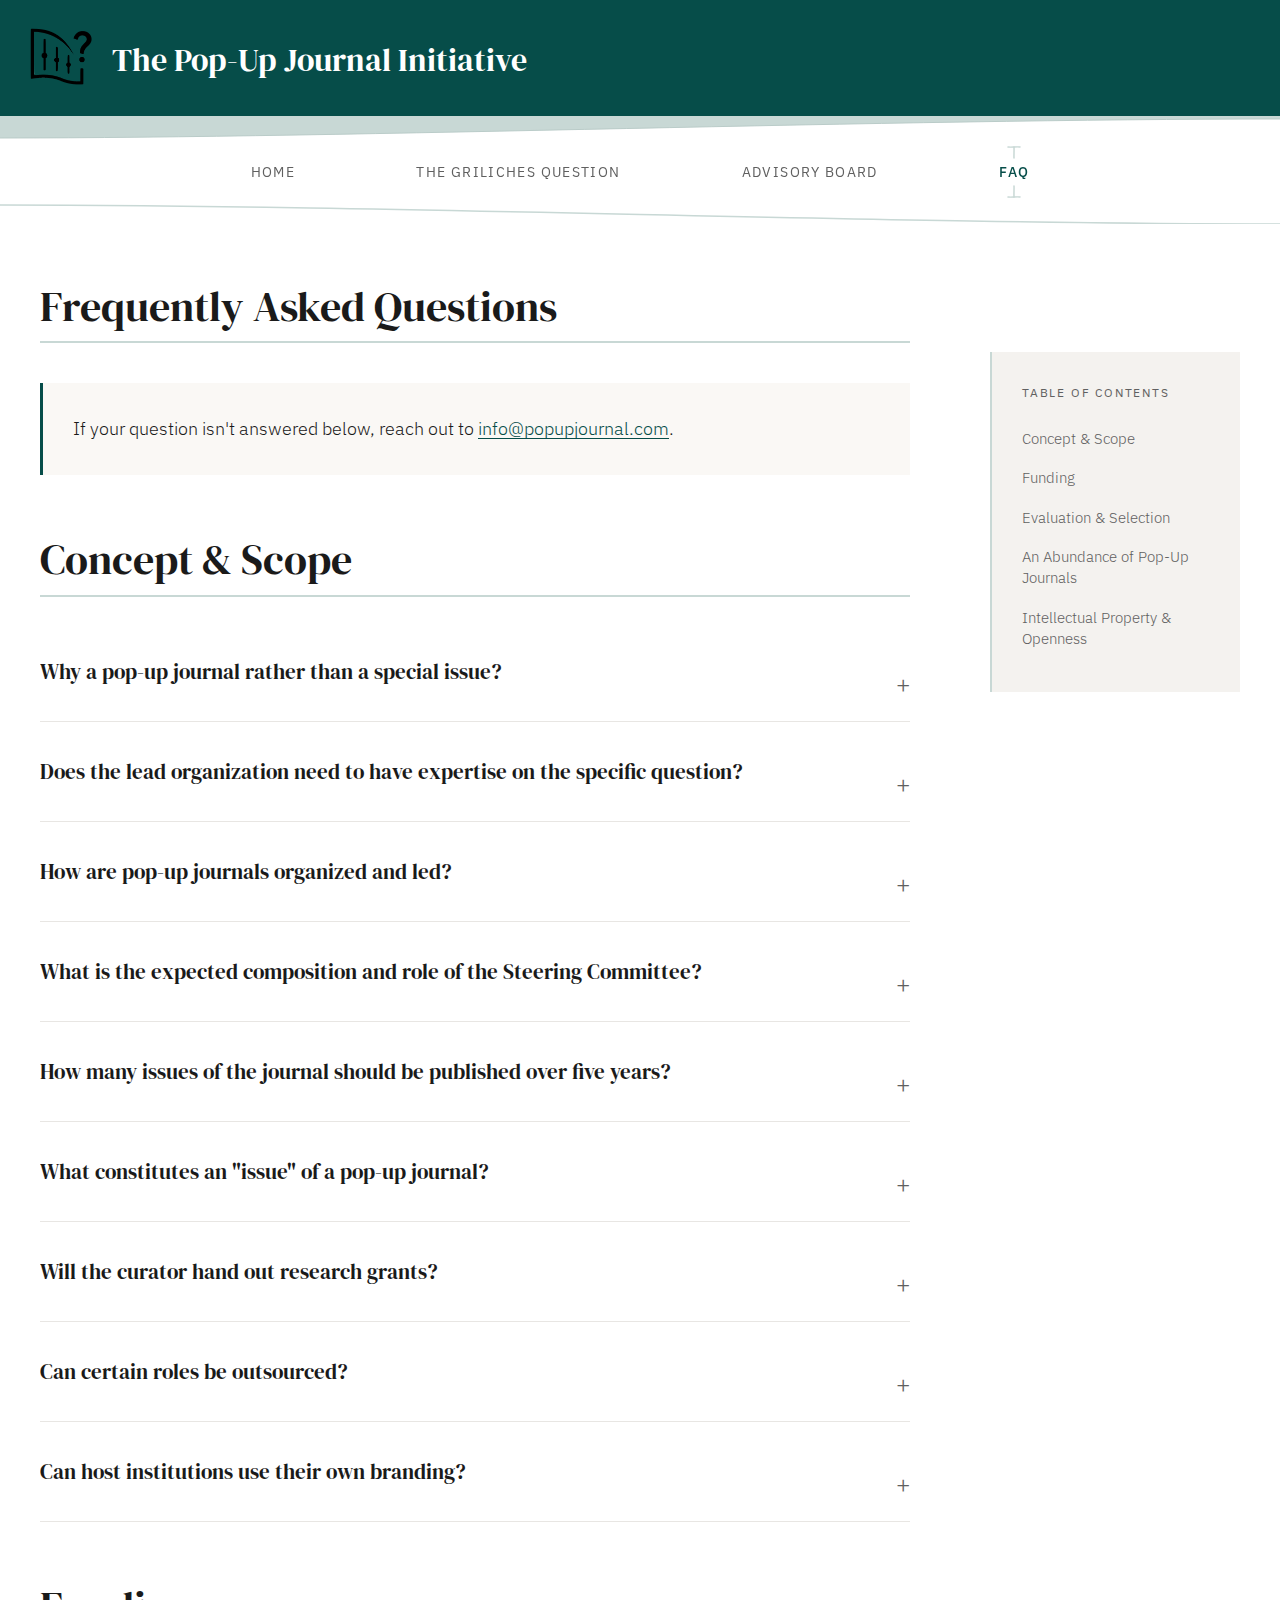
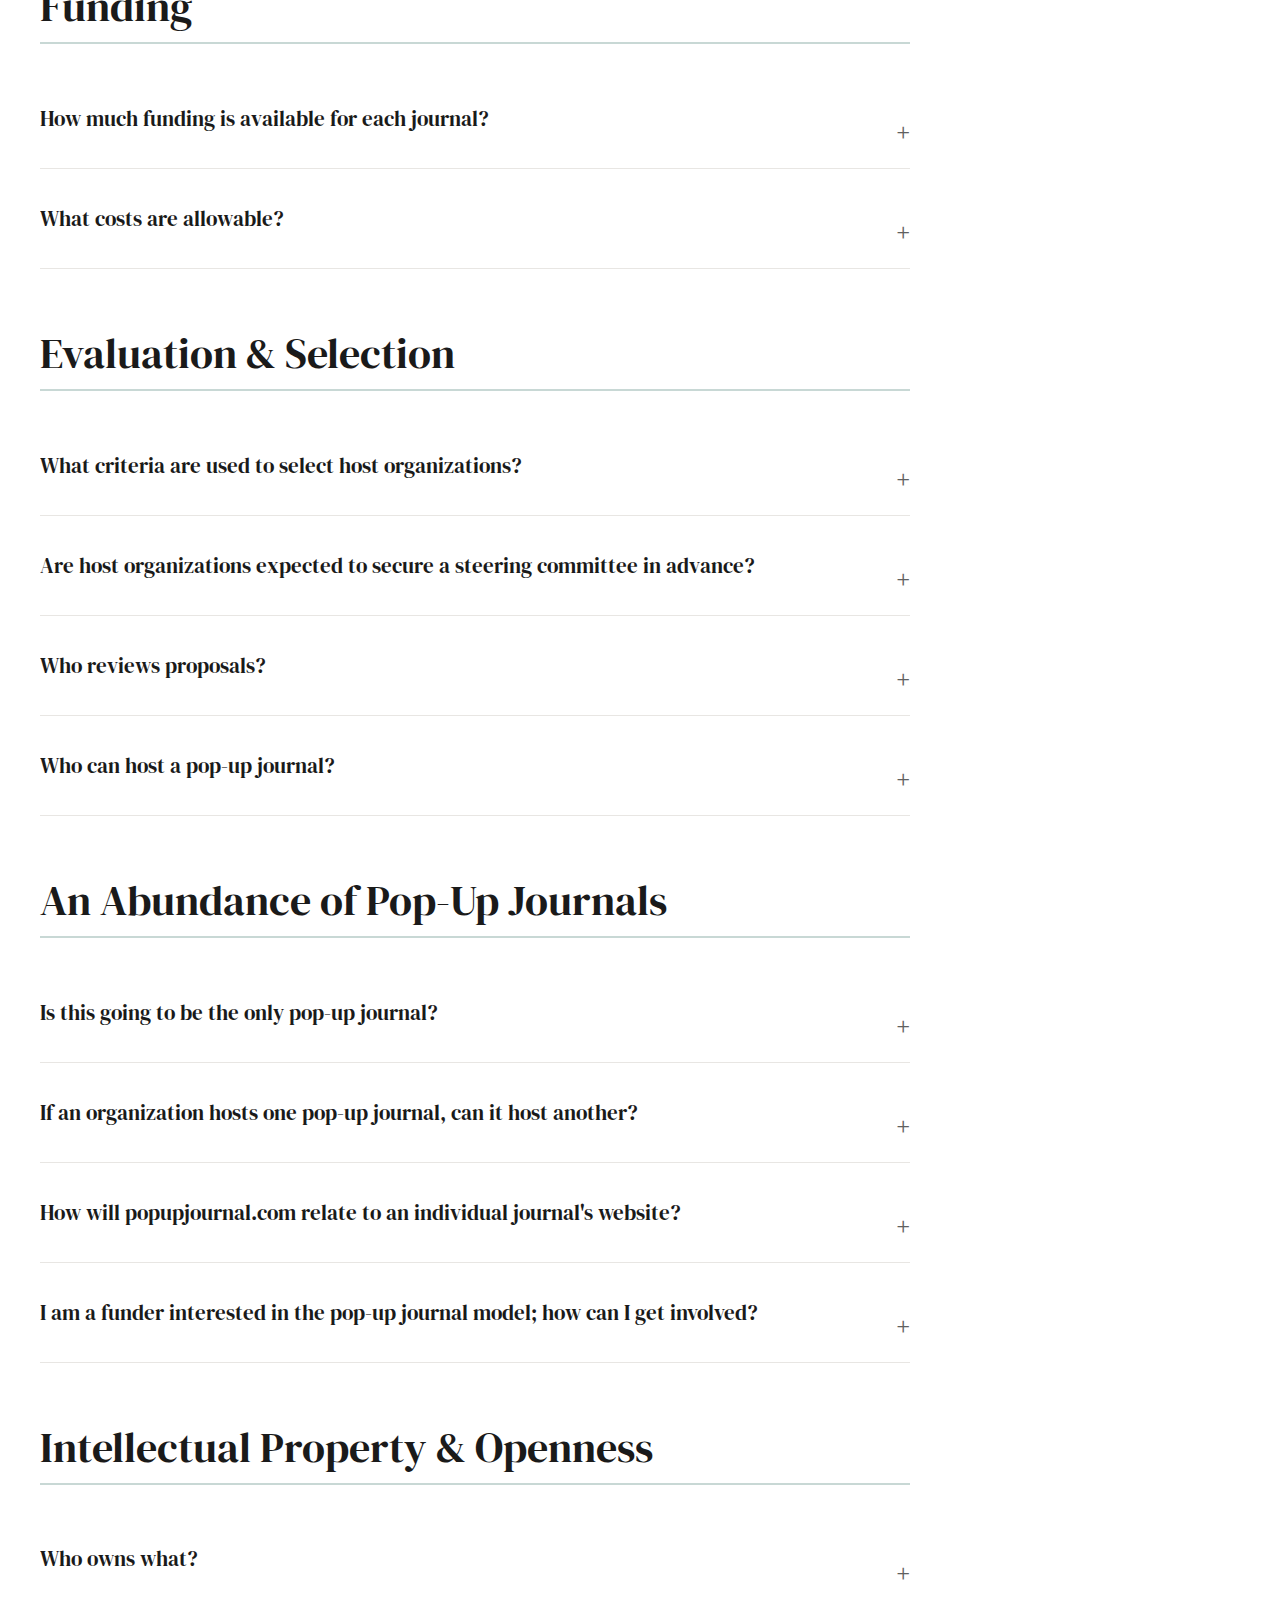
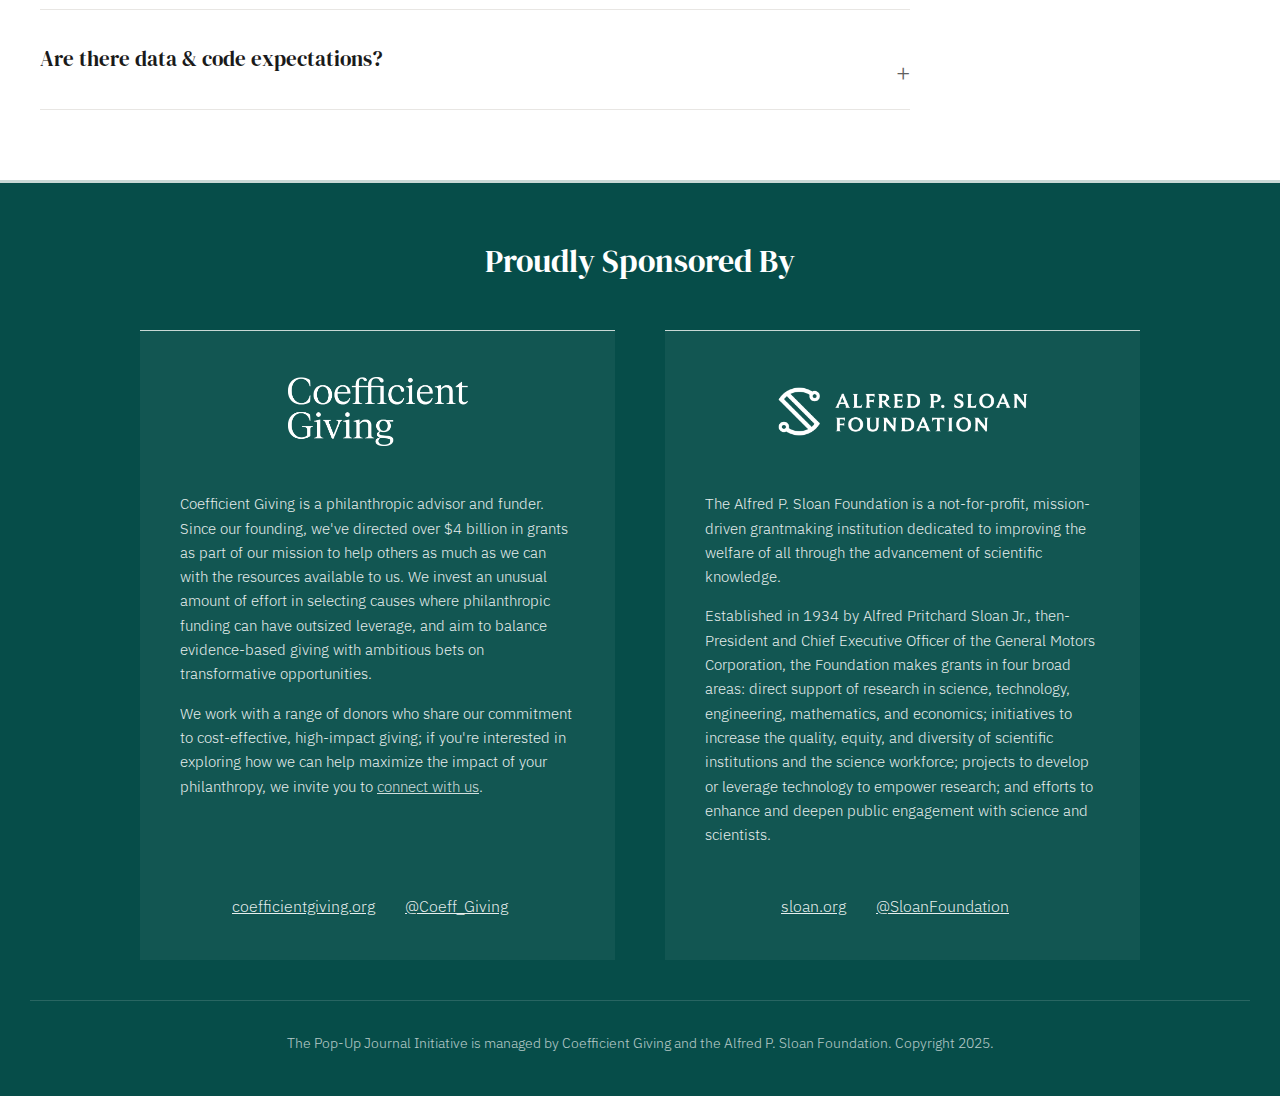
<file: faq.html>
<!DOCTYPE html>
<html lang="en">
<head>
    <meta charset="UTF-8">
    <meta name="viewport" content="width=device-width, initial-scale=1.0">
    <title>FAQ — The Pop-Up Journal Initiative</title>
    <link rel="stylesheet" href="styles.css">
    <link rel="preconnect" href="https://fonts.googleapis.com">
    <link rel="preconnect" href="https://fonts.gstatic.com" crossorigin>
    <link href="https://fonts.googleapis.com/css2?family=DM+Serif+Display&family=IBM+Plex+Sans:wght@300;400;500&display=swap" rel="stylesheet">
</head>
<body class="faq-page">
    <header>
        <div class="container">
            <div class="header-content">
                <div class="header-logo-home">
                    <a href="index.html">
                        <img src="logo.png" alt="Pop-Up Journal Initiative - Home" class="header-logo">
                    </a>
                </div>
                <div class="header-text">
                    <h1>The Pop-Up Journal Initiative</h1>
                </div>
            </div>
        </div>
    </header>

    <div class="header-sweep">
        <svg viewBox="0 0 1440 25" preserveAspectRatio="none" xmlns="http://www.w3.org/2000/svg">
            <path d="M0,0 L0,22 C400,22 1000,3 1440,3 L1440,0 Z" fill="#C8D8D5"/>
            <path d="M0,22 C400,22 1000,3 1440,3" stroke="#b8cac7" stroke-width="1" fill="none"/>
        </svg>
    </div>

    <div class="nav-container">
        <nav>
            <div class="container">
                <button class="mobile-menu-toggle" onclick="toggleMobileMenu()">&#9776;</button>
                <ul id="navMenu">
                    <li><a href="index.html">Home</a></li>
                    <li><a href="griliches.html">The Griliches Question</a></li>
                    <li><a href="advisory-board.html">Advisory Board</a></li>
                    <li><a href="faq.html" class="active">FAQ</a></li>
                </ul>
            </div>
        </nav>
        <div class="nav-bottom-sweep">
            <svg viewBox="0 0 1440 22" preserveAspectRatio="none" xmlns="http://www.w3.org/2000/svg">
                <path d="M0,0 L0,3 C440,3 1000,22 1440,22 L1440,0 Z" fill="rgba(255,255,255,0.98)"/>
                <path d="M0,3 C440,3 1000,22 1440,22" stroke="#C8D8D5" stroke-width="1.5" fill="none"/>
            </svg>
        </div>
    </div>

    <div>
        <div class="container">
            <div class="main-layout">
                <main class="content">
                    <h2>Frequently Asked Questions</h2>
                    <div class="highlight-box">
                        If your question isn't answered below, reach out to <a href="mailto:info@popupjournal.com">info@popupjournal.com</a>.
                    </div>

                    <section id="concept-scope">
                        <h2>Concept & Scope</h2>

                        <div class="faq-item">
                            <div class="faq-question" onclick="toggleFAQ(this)">
                                Why a pop-up journal rather than a special issue?
                            </div>
                            <div class="faq-answer">
                                <p>A pop-up journal's primary goal is to answer a specific, well-scoped question, rather than to assemble thematically related research. Accordingly, they have some unusual features:</p>
                                    <ul>
                                        <li>Accessible synthesis essays attempting to answer the question based on available evidence</li>
                                        <li>Best guess estimates of quantitative answers to the question, with confidence intervals</li>
                                        <li>Publication of work that is not typically published in conventional journals, like replication studies and descriptions of new datasets</li>
                                        <li>Identification of important evidence gaps and proactive efforts to spur new research to fill them</li>
                                    </ul>
                                <p>Importantly, pop-up journals also recur over the course of several years. This enables researchers to conceive and execute original research projects with the goal of eventual inclusion in a pop-up journal issue; by contrast, special issues of traditional journals usually have a timeframe short enough that researchers need to have been working on the topic already in order to submit. Pop-up journals' recurrence also allows for the integration of new evidence into expert syntheses and best-guess answers, which provides a transparent window into how the state of knowledge is advancing over time.</p>
                                <p>In general, we believe this model better aligns incentives to reduce uncertainty and provide actionable answers to the policymakers and decision-makers that need them.</p>
                            </div>
                        </div>

                        <div class="faq-item">
                            <div class="faq-question" onclick="toggleFAQ(this)">
                                Does the lead organization need to have expertise on the specific question?
                            </div>
                            <div class="faq-answer">
                                <p>No. We seek strong project managers; disciplinary depth can derive from the Steering Committee. We expect the curator to primarily handle editorial and production responsibilities, while the Steering Committee sets research priorities, sources and curates issue content, and synthesizes the state of knowledge.</p>
                            </div>
                        </div>

                        <div class="faq-item">
                            <div class="faq-question" onclick="toggleFAQ(this)">
                                How are pop-up journals organized and led?
                            </div>
                            <div class="faq-answer">
                                <p>Each pop-up journal is run by a host institution working in partnership with a Steering Committee of domain experts and prominent decisionmakers. The host organization handles editorial and production responsibilities, while the Steering Committee sets research priorities, sources and curates issue content, and synthesizes the state of knowledge. Domain experts who wish to be involved in leading or contributing to a pop-up journal are encouraged to reach out to <a href="mailto:info@popupjournal.com">info@popupjournal.com</a>.</p>
                            </div>
                        </div>

                        <div class="faq-item">
                            <div class="faq-question" onclick="toggleFAQ(this)">
                                What is the expected composition and role of the Steering Committee?
                            </div>
                            <div class="faq-answer">
                                <p>The Steering Committee should consist of roughly 5-10 members, and will include prominent scholars in the relevant field as well as prominent decisionmakers who expect to use the research results.</p>
                                <p>The Steering Committee will set research priorities, source and curate issue content, and synthesize the state of knowledge. As such, members will be expected to critically evaluate the literature, and should be comfortable providing specific and actionable answers based on the available research and expressing those answers in the form of synthesis essays.</p>
                                <p>The journal will have no ideological preconceptions, and the same standard will be applied to any research published therein.</p>
                            </div>
                        </div>

                        <div class="faq-item">
                            <div class="faq-question" onclick="toggleFAQ(this)">
                                How many issues of the journal should be published over five years?
                            </div>
                            <div class="faq-answer">
                                <p>We anticipate one issue per year, or less, will be appropriate to cover advances on the big question, but we don't have any specific requirement. The rate of publication will depend on the host organization's vision for the project.</p>
                            </div>
                        </div>

                        <div class="faq-item">
                            <div class="faq-question" onclick="toggleFAQ(this)">
                                What constitutes an "issue" of a pop-up journal?
                            </div>
                            <div class="faq-answer">
                                <p>This will be determined at least in part by the vision of the curator. At a high level, we expect an issue to bundle 5-10 contributions (e.g. papers, commentaries, replication reports, datasets, dashboards) and an accessibly written expert assessment of the state of knowledge.</p>
                            </div>
                        </div>

                        <div class="faq-item">
                            <div class="faq-question" onclick="toggleFAQ(this)">
                                Will the curator hand out research grants?
                            </div>
                            <div class="faq-answer">
                                <p>Primary research support will be available from outside funders. We expect the journal's steering committee to identify gaps, encourage the pursuit of relevant projects, and bring opportunities to the attention of the outside funders for support.</p>
                                <p>While we do not require the curator to directly award grants for research, a portion of the budget can be allocated to seed grants for situations in which the curator identifies a time-sensitive, high-leverage need that can be addressed with a small grant.</p>
                            </div>
                        </div>

                        <div class="faq-item">
                            <div class="faq-question" onclick="toggleFAQ(this)">
                                Can certain roles be outsourced?
                            </div>
                            <div class="faq-answer">
                                <p>Yes &ndash; sub&#8209;contracts are fine. We ask that vendors are identified and due diligence is summarised.</p>
                            </div>
                        </div>

                        <div class="faq-item">
                            <div class="faq-question" onclick="toggleFAQ(this)">
                                Can host institutions use their own branding?
                            </div>
                            <div class="faq-answer">
                                <p>Co&#8209;branding is fine as long as the Pop&#8209;Up identity is prominent and outputs remain open&#8209;access.</p>
                            </div>
                        </div>
                    </section>

                    <section id="funding-mechanics">
                        <h2>Funding</h2>

                        <div class="faq-item">
                            <div class="faq-question" onclick="toggleFAQ(this)">
                                How much funding is available for each journal?
                            </div>
                            <div class="faq-answer">
                                <p>Funding for each pop-up journal is provided jointly by the initiative's sponsors. Budgets will generally be in the range of several hundred thousand to over one million dollars, covering both the curation contract and the funding of primary research. Specific amounts will vary depending on the scope and question of each journal.</p>
                            </div>
                        </div>

                        <div class="faq-item">
                            <div class="faq-question" onclick="toggleFAQ(this)">
                                What costs are allowable?
                            </div>
                            <div class="faq-answer">
                                <p>Funds can be used for a range of relevant activities: direct labor, subcontracted editorial or technical support, steering&#8209;committee honoraria, DOI/archiving fees, replication contracts, modest travel, seed grants, etc.</p>
                            </div>
                        </div>
                    </section>

                    <section id="evaluation-selection">
                        <h2>Evaluation & Selection</h2>

                        <div class="faq-item">
                            <div class="faq-question" onclick="toggleFAQ(this)">
                                What criteria are used to select host organizations?
                            </div>
                            <div class="faq-answer">
                                <p>No single factor dominates. We expect to base decisions on:</p>
                                <ul>
                                    <li>Vision for the pop-up journal format</li>
                                    <li>Ability to recruit outstanding experts</li>
                                    <li>A track record of executing projects in a timely fashion</li>
                                    <li>A professional reputation for impartiality, rigor, and expertise</li>
                                    <li>Budget</li>
                                </ul>
                            </div>
                        </div>

                        <div class="faq-item">
                            <div class="faq-question" onclick="toggleFAQ(this)">
                                Are host organizations expected to secure a steering committee in advance?
                            </div>
                            <div class="faq-answer">
                                <p>A complete steering committee does not need to be assembled in advance, as final selection may be undertaken in partnership with the funders and the Advisory Board once the host has been selected. However, the steering committee is perhaps the single most important element for the success of the initiative, so prospective hosts should be prepared to identify people who would be prioritized for recruitment into committee chair or membership roles.</p>
                            </div>
                        </div>

                        <div class="faq-item">
                            <div class="faq-question" onclick="toggleFAQ(this)">
                                Who reviews proposals?
                            </div>
                            <div class="faq-answer">
                                <p>Proposals are reviewed by the <a href="advisory-board.html">Advisory Board</a>, as well as staff from the initiative's sponsoring organizations.</p>
                            </div>
                        </div>

                        <div class="faq-item">
                            <div class="faq-question" onclick="toggleFAQ(this)">
                                Who can host a pop-up journal?
                            </div>
                            <div class="faq-answer">
                                <p>Any academic, non&#8209;profit, or for&#8209;profit entity is welcome if it can demonstrate plans and capabilities commensurate with the relevant tasks. This includes professional societies, repositories, libraries, publishers, research organizations, etc.</p>
                                <p>Consortia are also welcome; simply name one lead organization to sign and manage the contract. This opportunity is not restricted to US-based organizations, but selection is conditional on the completion of legal due diligence.</p>
                            </div>
                        </div>
                    </section>

                    <section id="abundance-journals">
                        <h2>An Abundance of Pop-Up Journals</h2>

                        <div class="faq-item">
                            <div class="faq-question" onclick="toggleFAQ(this)">
                                Is this going to be the only pop-up journal?
                            </div>
                            <div class="faq-answer">
                                <p>No. The <a href="griliches.html">Griliches Question journal</a> is the first in a planned series, and is already in the process of launching. We hope to see this model taken up more broadly across topics and funders.</p>
                            </div>
                        </div>

                        <div class="faq-item">
                            <div class="faq-question" onclick="toggleFAQ(this)">
                                If an organization hosts one pop-up journal, can it host another?
                            </div>
                            <div class="faq-answer">
                                <p>Yes. Prior hosts remain eligible for later pop&#8209;up journals. Performance on earlier journals will weigh positively but not exclusively in future rounds.</p>
                            </div>
                        </div>

                        <div class="faq-item">
                            <div class="faq-question" onclick="toggleFAQ(this)">
                                How will popupjournal.com relate to an individual journal's website?
                            </div>
                            <div class="faq-answer">
                                <p><em>popupjournal.com</em> is the home base for the initiative, rather than for any given pop-up journal. Each host may maintain its own branded site or use an existing platform.</p>
                            </div>
                        </div>

                        <div class="faq-item">
                            <div class="faq-question" onclick="toggleFAQ(this)">
                                I am a funder interested in the pop-up journal model; how can I get involved?
                            </div>
                            <div class="faq-answer">
                                <p>Email us at <a href="mailto:info@popupjournal.com">info@popupjournal.com</a>! If you would like to run your own pop-up journal on a question of key interest to you or your stakeholders, we are happy to spread the word or share advice, resources, and contacts.</p>
                                <p>Or, if you would like to get involved as a partner in the existing iterations, we would be excited to discuss options.</p>
                            </div>
                        </div>
                    </section>

                    <section id="intellectual-property">
                        <h2>Intellectual Property & Openness</h2>

                        <div class="faq-item">
                            <div class="faq-question" onclick="toggleFAQ(this)">
                                Who owns what?
                            </div>
                            <div class="faq-answer">
                                <p>Authors retain copyright to individual papers. Curator outputs (issues, datasets, code) should use CC&#8209;BY 4.0 or similarly permissive licences.</p>
                            </div>
                        </div>

                        <div class="faq-item">
                            <div class="faq-question" onclick="toggleFAQ(this)">
                                Are there data & code expectations?
                            </div>
                            <div class="faq-answer">
                                <p>Components of pop-up journal issues are expected to be open by default, with replication&#8209;ready data and code stored in a public repository.</p>
                            </div>
                        </div>
                    </section>
                </main>

                <aside class="toc">
                    <h3>Table of Contents</h3>
                    <ul>
                        <li><a href="#concept-scope">Concept & Scope</a></li>
                        <li><a href="#funding-mechanics">Funding</a></li>
                        <li><a href="#evaluation-selection">Evaluation & Selection</a></li>
                        <li><a href="#abundance-journals">An Abundance of Pop-Up Journals</a></li>
                        <li><a href="#intellectual-property">Intellectual Property & Openness</a></li>
                    </ul>
                </aside>
            </div>
        </div>
    </div>

    <footer>
        <div class="container">
            <div class="footer-header">
                <h3>Proudly Sponsored By</h3>
            </div>
            <div class="sponsors-grid">
                <div class="sponsor coefficient-giving">
                    <div class="sponsor-header">
                        <img src="cg-logo.png" alt="Coefficient Giving" class="sponsor-logo-img">
                    </div>
                    <div class="sponsor-content">
                        <p>Coefficient Giving is a philanthropic advisor and funder. Since our founding, we've directed over $4 billion in grants as part of our mission to help others as much as we can with the resources available to us. We invest an unusual amount of effort in selecting causes where philanthropic funding can have outsized leverage, and aim to balance evidence-based giving with ambitious bets on transformative opportunities.</p>
                        <p>We work with a range of donors who share our commitment to cost-effective, high-impact giving; if you're interested in exploring how we can help maximize the impact of your philanthropy, we invite you to <a href="mailto:partnerwithus@coefficientgiving.org">connect with us</a>.</p>
                    </div>
                    <div class="sponsor-website-links">
                        <a href="http://coefficientgiving.org" target="_blank">coefficientgiving.org</a>
                        <a href="https://x.com/coeff_giving" target="_blank">@Coeff_Giving</a>
                    </div>
                </div>
                <div class="sponsor sloan-foundation">
                    <div class="sponsor-header">
                        <img src="sloan-logo.png" alt="Alfred P. Sloan Foundation" class="sponsor-logo-img">
                    </div>
                    <div class="sponsor-content">
                        <p>The Alfred P. Sloan Foundation is a not-for-profit, mission-driven grantmaking institution dedicated to improving the welfare of all through the advancement of scientific knowledge.</p>
                        <p>Established in 1934 by Alfred Pritchard Sloan Jr., then-President and Chief Executive Officer of the General Motors Corporation, the Foundation makes grants in four broad areas: direct support of research in science, technology, engineering, mathematics, and economics; initiatives to increase the quality, equity, and diversity of scientific institutions and the science workforce; projects to develop or leverage technology to empower research; and efforts to enhance and deepen public engagement with science and scientists.</p>
                    </div>
                    <div class="sponsor-website-links">
                        <a href="http://sloan.org" target="_blank">sloan.org</a>
                        <a href="https://x.com/sloanfoundation" target="_blank">@SloanFoundation</a>
                    </div>
                </div>
            </div>
            <div class="footer-copyright">
                <p>The Pop-Up Journal Initiative is managed by Coefficient Giving and the Alfred P. Sloan Foundation. Copyright 2025.</p>
            </div>
        </div>
    </footer>
    <script>
        function toggleFAQ(element) {
            const answer = element.nextElementSibling;
            const isActive = element.classList.contains('active');

            // Close all other FAQs
            document.querySelectorAll('.faq-question.active').forEach(q => {
                q.classList.remove('active');
                q.nextElementSibling.classList.remove('active');
            });

            // Toggle current FAQ
            if (!isActive) {
                element.classList.add('active');
                answer.classList.add('active');
            }
        }

        // Smooth scrolling for anchor links
        document.querySelectorAll('a[href^="#"]').forEach(anchor => {
            anchor.addEventListener('click', function (e) {
                e.preventDefault();
                const target = document.querySelector(this.getAttribute('href'));
                if (target) {
                    const targetPosition = target.offsetTop - 200;
                    window.scrollTo({
                        top: targetPosition,
                        behavior: 'smooth'
                    });
                }
            });
        });

        window.addEventListener('scroll', function() {
            const sections = document.querySelectorAll('section[id], h2[id], h3[id]');
            const tocLinks = document.querySelectorAll('.toc a');

            let current = '';
            sections.forEach(section => {
                const sectionTop = section.offsetTop;
                const sectionId = section.getAttribute('id');

                if (window.scrollY >= (sectionTop - 300)) {
                    current = sectionId;
                }
            });

            tocLinks.forEach(link => {
                link.classList.remove('active');
                const linkHref = link.getAttribute('href');
                if (linkHref === '#' + current) {
                    link.classList.add('active');
                }
            });
        });

        function toggleMobileMenu() {
            const menu = document.getElementById('navMenu');
            menu.classList.toggle('show');
        }

        // Close menu when clicking outside
        document.addEventListener('click', function(event) {
            const menu = document.getElementById('navMenu');
            const toggle = document.querySelector('.mobile-menu-toggle');

            if (!toggle.contains(event.target) && !menu.contains(event.target)) {
                menu.classList.remove('show');
            }
        });
    </script>
</body>
</html>
</file>
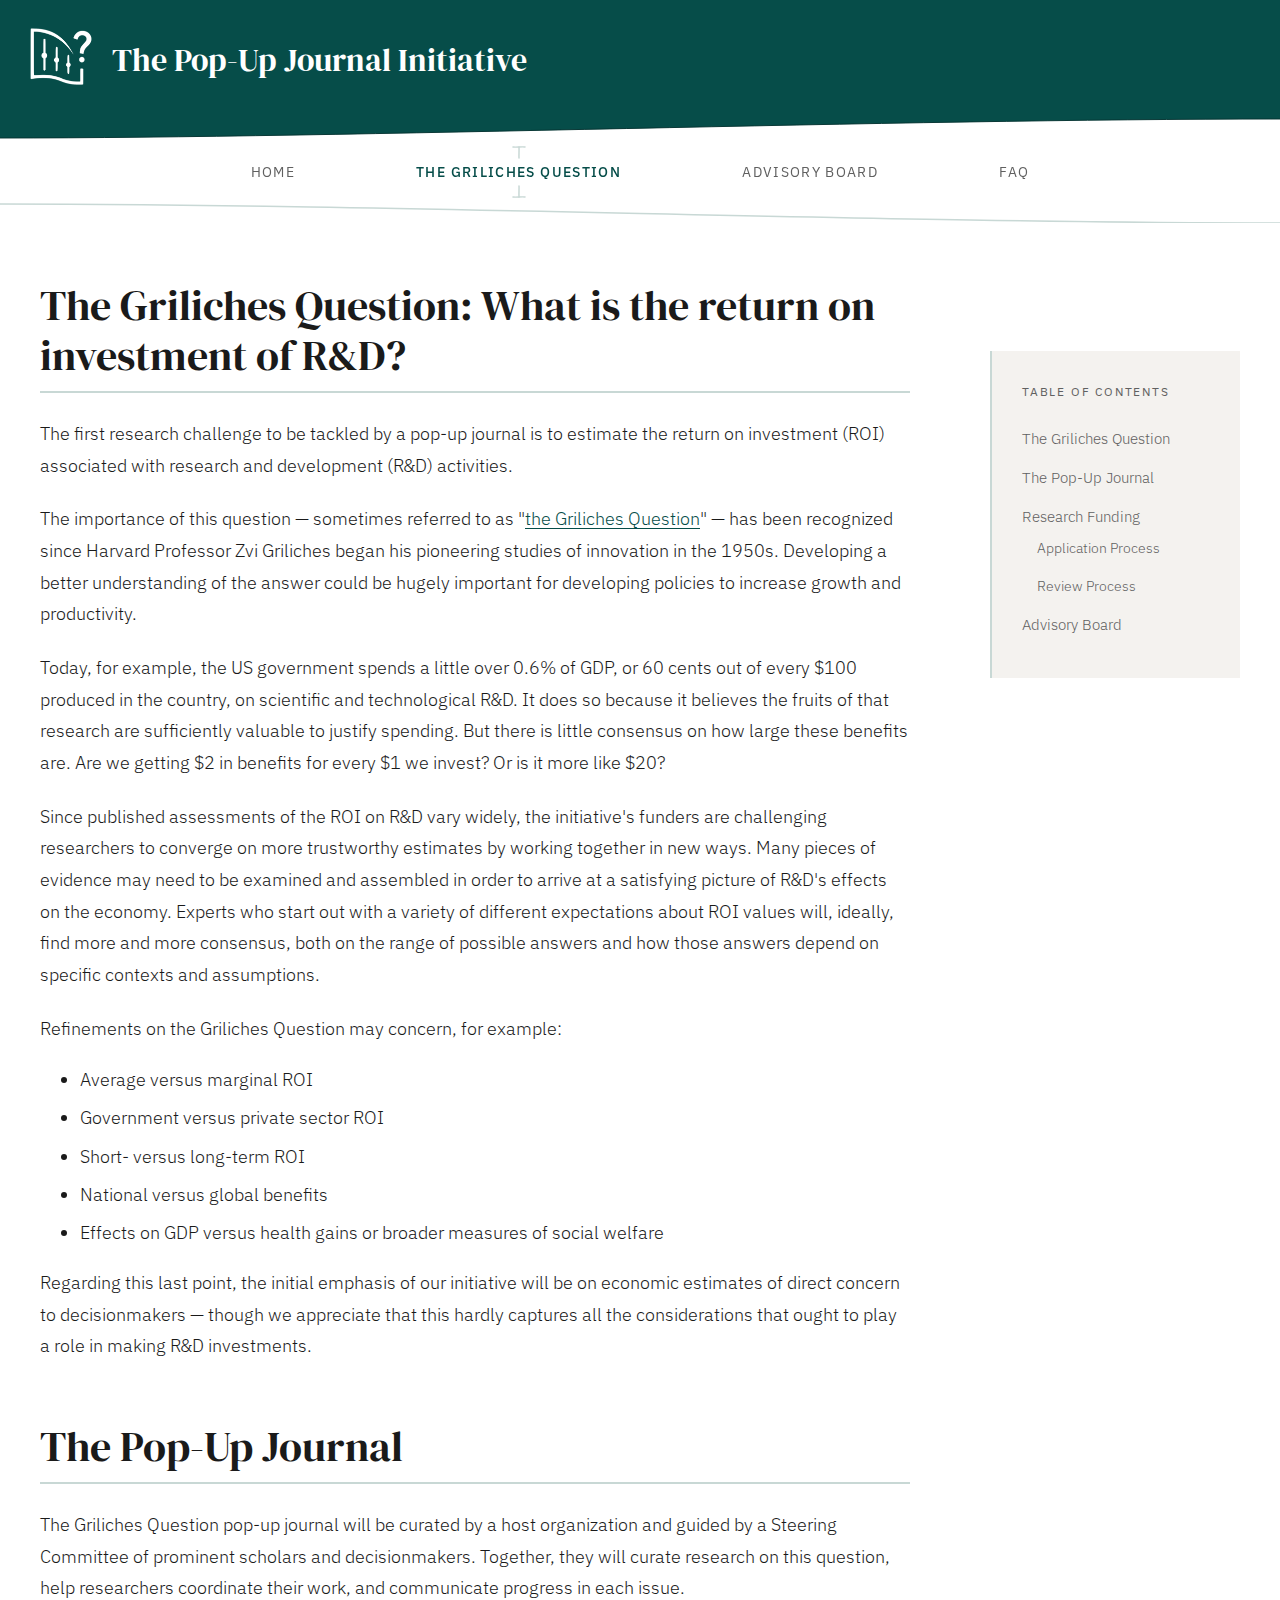
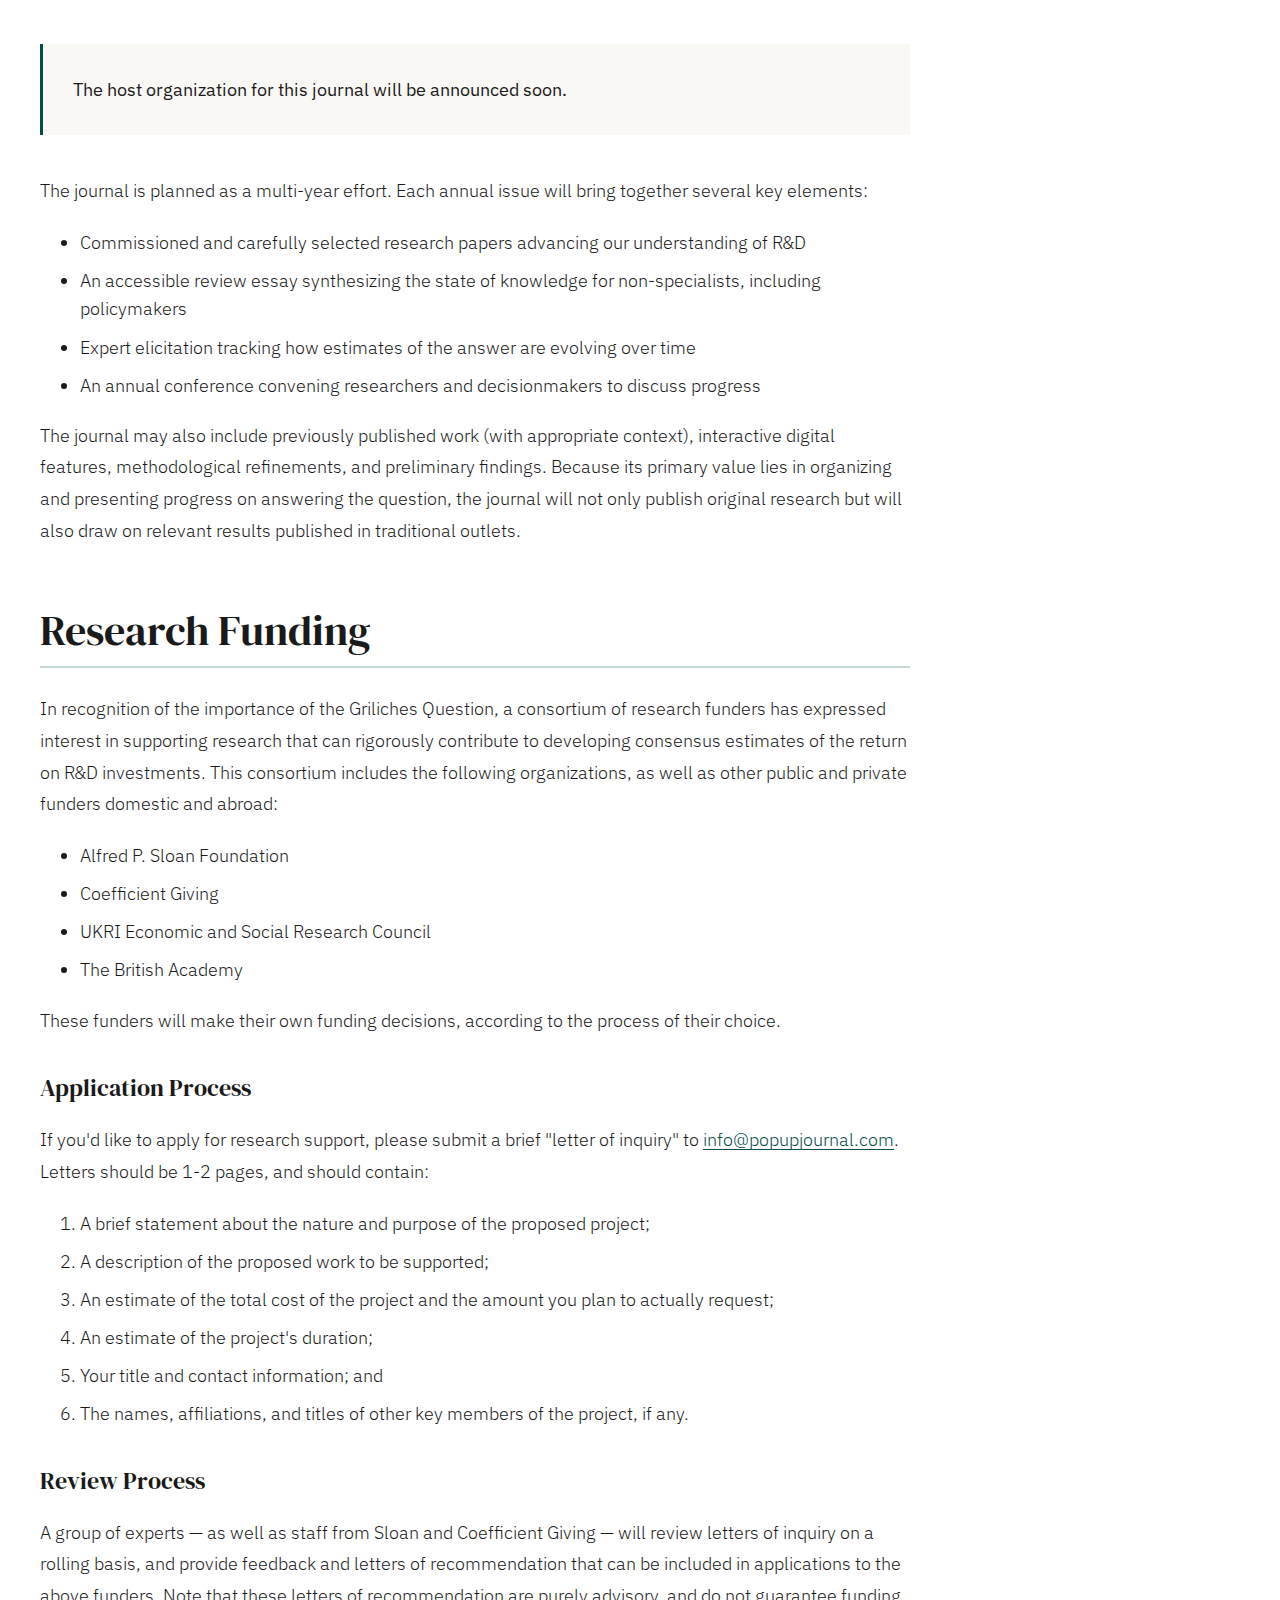
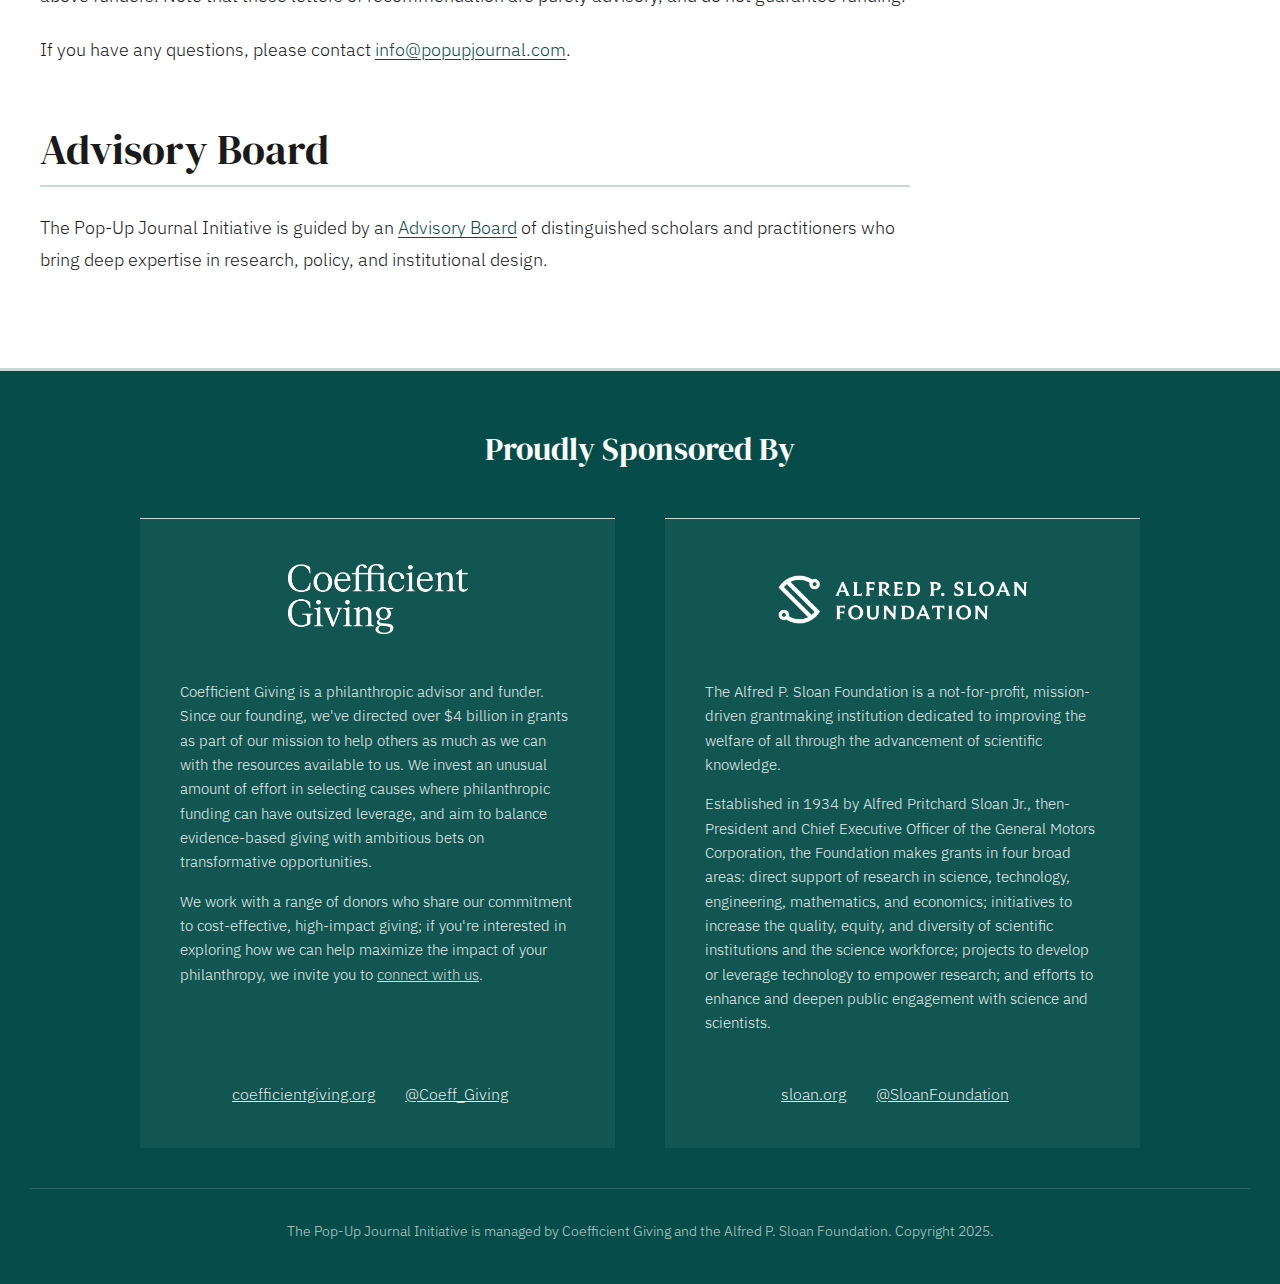
<file: griliches.html>
<!DOCTYPE html>
<html lang="en">

<head>
    <meta charset="UTF-8">
    <meta name="viewport" content="width=device-width, initial-scale=1.0">
    <title>The Griliches Question — The Pop-Up Journal Initiative</title>
    <link rel="stylesheet" href="styles.css">
    <link rel="preconnect" href="https://fonts.googleapis.com">
    <link rel="preconnect" href="https://fonts.gstatic.com" crossorigin>
    <link
        href="https://fonts.googleapis.com/css2?family=DM+Serif+Display&family=IBM+Plex+Sans:wght@300;400;500&display=swap"
        rel="stylesheet">
</head>

<body>
    <header>
        <div class="container">
            <div class="header-content">
                <div class="header-logo-home">
                    <a href="index.html">
                        <img src="logo-white.png" alt="Pop-Up Journal Initiative - Home" class="header-logo">
                    </a>
                </div>
                <div class="header-text">
                    <h1>The Pop-Up Journal Initiative</h1>
                </div>
            </div>
        </div>
    </header>

    <div class="header-sweep">
        <svg viewBox="0 0 1440 25" preserveAspectRatio="none" xmlns="http://www.w3.org/2000/svg">
            <path d="M0,0 L0,22 C400,22 1000,3 1440,3 L1440,0 Z" fill="#064D49" />
            <path d="M0,22 C400,22 1000,3 1440,3" stroke="#043331" stroke-width="1" fill="none" />
        </svg>
    </div>

    <div class="nav-container">
        <nav>
            <div class="container">
                <button class="mobile-menu-toggle" onclick="toggleMobileMenu()">&#9776;</button>
                <ul id="navMenu">
                    <li><a href="index.html">Home</a></li>
                    <li><a href="griliches.html" class="active">The Griliches Question</a></li>
                    <li><a href="advisory-board.html">Advisory Board</a></li>
                    <li><a href="faq.html">FAQ</a></li>
                </ul>
            </div>
        </nav>
        <div class="nav-bottom-sweep">
            <svg viewBox="0 0 1440 22" preserveAspectRatio="none" xmlns="http://www.w3.org/2000/svg">
                <path d="M0,0 L0,3 C440,3 1000,22 1440,22 L1440,0 Z" fill="rgba(255,255,255,0.98)" />
                <path d="M0,3 C440,3 1000,22 1440,22" stroke="#C8D8D5" stroke-width="1.5" fill="none" />
            </svg>
        </div>
    </div>

    <div>
        <div class="container">
            <div class="main-layout">
                <main class="content">
                    <section id="the-question">
                        <h2>The Griliches Question: What is the return on investment of R&D?</h2>
                        <p>The first research challenge to be tackled by a pop-up journal is to estimate the return on
                            investment (ROI) associated with research and development (R&D) activities.</p>

                        <p>The importance of this question &mdash; sometimes referred to as "<a
                                href="https://www.jstor.org/stable/3003321?origin=crossref" target="_blank">the
                                Griliches Question</a>" &mdash; has been recognized since Harvard Professor Zvi
                            Griliches began his pioneering studies of innovation in the 1950s. Developing a better
                            understanding of the answer could be hugely important for developing policies to increase
                            growth and productivity.</p>

                        <p>Today, for example, the US government spends a little over 0.6% of GDP, or 60 cents out of
                            every $100 produced in the country, on scientific and technological R&D. It does so because
                            it believes the fruits of that research are sufficiently valuable to justify spending. But
                            there is little consensus on how large these benefits are. Are we getting $2 in benefits for
                            every $1 we invest? Or is it more like $20?</p>

                        <p>Since published assessments of the ROI on R&D vary widely, the initiative's funders are
                            challenging researchers to converge on more trustworthy estimates by working together in new
                            ways. Many pieces of evidence may need to be examined and assembled in order to arrive at a
                            satisfying picture of R&D's effects on the economy. Experts who start out with a variety of
                            different expectations about ROI values will, ideally, find more and more consensus, both on
                            the range of possible answers and how those answers depend on specific contexts and
                            assumptions.</p>

                        <p>Refinements on the Griliches Question may concern, for example:</p>

                        <ul>
                            <li>Average versus marginal ROI</li>
                            <li>Government versus private sector ROI</li>
                            <li>Short- versus long-term ROI</li>
                            <li>National versus global benefits</li>
                            <li>Effects on GDP versus health gains or broader measures of social welfare</li>
                        </ul>

                        <p>Regarding this last point, the initial emphasis of our initiative will be on economic
                            estimates of direct concern to decisionmakers &mdash; though we appreciate that this hardly
                            captures all the considerations that ought to play a role in making R&D investments.</p>
                    </section>

                    <section id="the-journal">
                        <h2>The Pop-Up Journal</h2>

                        <p>The Griliches Question pop-up journal will be curated by a host organization and guided by a
                            Steering Committee of prominent scholars and decisionmakers. Together, they will curate
                            research on this question, help researchers coordinate their work, and communicate progress
                            in each issue.</p>

                        <div class="highlight-box">
                            <strong>The host organization for this journal will be announced soon.</strong>
                        </div>

                        <p>The journal is planned as a multi-year effort. Each annual issue will bring together several
                            key elements:</p>

                        <ul>
                            <li>Commissioned and carefully selected research papers advancing our understanding of R&D
                            </li>
                            <li>An accessible review essay synthesizing the state of knowledge for non-specialists,
                                including policymakers</li>
                            <li>Expert elicitation tracking how estimates of the answer are evolving over time</li>
                            <li>An annual conference convening researchers and decisionmakers to discuss progress</li>
                        </ul>

                        <p>The journal may also include previously published work (with appropriate context),
                            interactive digital features, methodological refinements, and preliminary findings. Because
                            its primary value lies in organizing and presenting progress on answering the question, the
                            journal will not only publish original research but will also draw on relevant results
                            published in traditional outlets.</p>
                    </section>

                    <section id="research-funding">
                        <h2>Research Funding</h2>

                        <p>In recognition of the importance of the Griliches Question, a consortium of research funders
                            has expressed interest in supporting research that can rigorously contribute to developing
                            consensus estimates of the return on R&D investments. This consortium includes the following
                            organizations, as well as other public and private funders domestic and abroad:</p>
                        <ul>
                            <li>Alfred P. Sloan Foundation</li>
                            <li>Coefficient Giving</li>
                            <li>UKRI Economic and Social Research Council</li>
                            <li>The British Academy</li>
                        </ul>

                        <p>These funders will make their own funding decisions, according to the process of their
                            choice.</p>

                        <h3 id="application-process">Application Process</h3>

                        <p>If you'd like to apply for research support, please submit a brief "letter of inquiry" to <a
                                href="mailto:info@popupjournal.com">info@popupjournal.com</a>. Letters should be 1-2
                            pages, and should contain:</p>

                        <ol>
                            <li>A brief statement about the nature and purpose of the proposed project;</li>
                            <li>A description of the proposed work to be supported;</li>
                            <li>An estimate of the total cost of the project and the amount you plan to actually
                                request;</li>
                            <li>An estimate of the project's duration;</li>
                            <li>Your title and contact information; and</li>
                            <li>The names, affiliations, and titles of other key members of the project, if any.</li>
                        </ol>

                        <h3 id="review-process">Review Process</h3>

                        <p>A group of experts &mdash; as well as staff from Sloan and Coefficient Giving &mdash; will
                            review letters of inquiry on a rolling basis, and provide feedback and letters of
                            recommendation that can be included in applications to the above funders. Note that these
                            letters of recommendation are purely advisory, and do not guarantee funding.</p>

                        <p>If you have any questions, please contact <a
                                href="mailto:info@popupjournal.com">info@popupjournal.com</a>.</p>
                    </section>

                    <section id="advisory-board">
                        <h2>Advisory Board</h2>
                        <p>The Pop-Up Journal Initiative is guided by an <a href="advisory-board.html">Advisory
                                Board</a> of distinguished scholars and practitioners who bring deep expertise in
                            research, policy, and institutional design.</p>
                    </section>
                </main>

                <aside class="toc">
                    <h3>Table of Contents</h3>
                    <ul>
                        <li><a href="#the-question">The Griliches Question</a></li>
                        <li><a href="#the-journal">The Pop-Up Journal</a></li>
                        <li><a href="#research-funding">Research Funding</a>
                            <ul>
                                <li><a href="#application-process" class="sub-item">Application Process</a></li>
                                <li><a href="#review-process" class="sub-item">Review Process</a></li>
                            </ul>
                        </li>
                        <li><a href="#advisory-board">Advisory Board</a></li>
                    </ul>
                </aside>
            </div>
        </div>
    </div>

    <footer>
        <div class="container">
            <div class="footer-header">
                <h3>Proudly Sponsored By</h3>
            </div>
            <div class="sponsors-grid">
                <div class="sponsor coefficient-giving">
                    <div class="sponsor-header">
                        <img src="cg-logo.png" alt="Coefficient Giving" class="sponsor-logo-img">
                    </div>
                    <div class="sponsor-content">
                        <p>Coefficient Giving is a philanthropic advisor and funder. Since our founding, we've directed
                            over $4 billion in grants as part of our mission to help others as much as we can with the
                            resources available to us. We invest an unusual amount of effort in selecting causes where
                            philanthropic funding can have outsized leverage, and aim to balance evidence-based giving
                            with ambitious bets on transformative opportunities.</p>
                        <p>We work with a range of donors who share our commitment to cost-effective, high-impact
                            giving; if you're interested in exploring how we can help maximize the impact of your
                            philanthropy, we invite you to <a href="mailto:partnerwithus@coefficientgiving.org">connect
                                with us</a>.</p>
                    </div>
                    <div class="sponsor-website-links">
                        <a href="http://coefficientgiving.org" target="_blank">coefficientgiving.org</a>
                        <a href="https://x.com/coeff_giving" target="_blank">@Coeff_Giving</a>
                    </div>
                </div>
                <div class="sponsor sloan-foundation">
                    <div class="sponsor-header">
                        <img src="sloan-logo.png" alt="Alfred P. Sloan Foundation" class="sponsor-logo-img">
                    </div>
                    <div class="sponsor-content">
                        <p>The Alfred P. Sloan Foundation is a not-for-profit, mission-driven grantmaking institution
                            dedicated to improving the welfare of all through the advancement of scientific knowledge.
                        </p>
                        <p>Established in 1934 by Alfred Pritchard Sloan Jr., then-President and Chief Executive Officer
                            of the General Motors Corporation, the Foundation makes grants in four broad areas: direct
                            support of research in science, technology, engineering, mathematics, and economics;
                            initiatives to increase the quality, equity, and diversity of scientific institutions and
                            the science workforce; projects to develop or leverage technology to empower research; and
                            efforts to enhance and deepen public engagement with science and scientists.</p>
                    </div>
                    <div class="sponsor-website-links">
                        <a href="http://sloan.org" target="_blank">sloan.org</a>
                        <a href="https://x.com/sloanfoundation" target="_blank">@SloanFoundation</a>
                    </div>
                </div>
            </div>
            <div class="footer-copyright">
                <p>The Pop-Up Journal Initiative is managed by Coefficient Giving and the Alfred P. Sloan Foundation.
                    Copyright 2025.</p>
            </div>
        </div>
    </footer>
    <script>
        // Smooth scrolling for anchor links
        document.querySelectorAll('a[href^="#"]').forEach(anchor => {
            anchor.addEventListener('click', function (e) {
                e.preventDefault();
                const target = document.querySelector(this.getAttribute('href'));
                if (target) {
                    const targetPosition = target.offsetTop - 200;
                    window.scrollTo({
                        top: targetPosition,
                        behavior: 'smooth'
                    });
                }
            });
        });

        // TOC active highlighting
        window.addEventListener('scroll', function () {
            const sections = document.querySelectorAll('section[id], h2[id], h3[id]');
            const tocLinks = document.querySelectorAll('.toc a');

            let current = '';
            sections.forEach(section => {
                const sectionTop = section.offsetTop;
                const sectionId = section.getAttribute('id');

                if (window.scrollY >= (sectionTop - 250)) {
                    current = sectionId;
                }
            });

            tocLinks.forEach(link => {
                link.classList.remove('active');
                const linkHref = link.getAttribute('href');
                if (linkHref === '#' + current) {
                    link.classList.add('active');
                }
            });
        });

        function toggleMobileMenu() {
            const menu = document.getElementById('navMenu');
            menu.classList.toggle('show');
        }

        // Close menu when clicking outside
        document.addEventListener('click', function (event) {
            const menu = document.getElementById('navMenu');
            const toggle = document.querySelector('.mobile-menu-toggle');

            if (!toggle.contains(event.target) && !menu.contains(event.target)) {
                menu.classList.remove('show');
            }
        });
    </script>
</body>

</html>
</file>
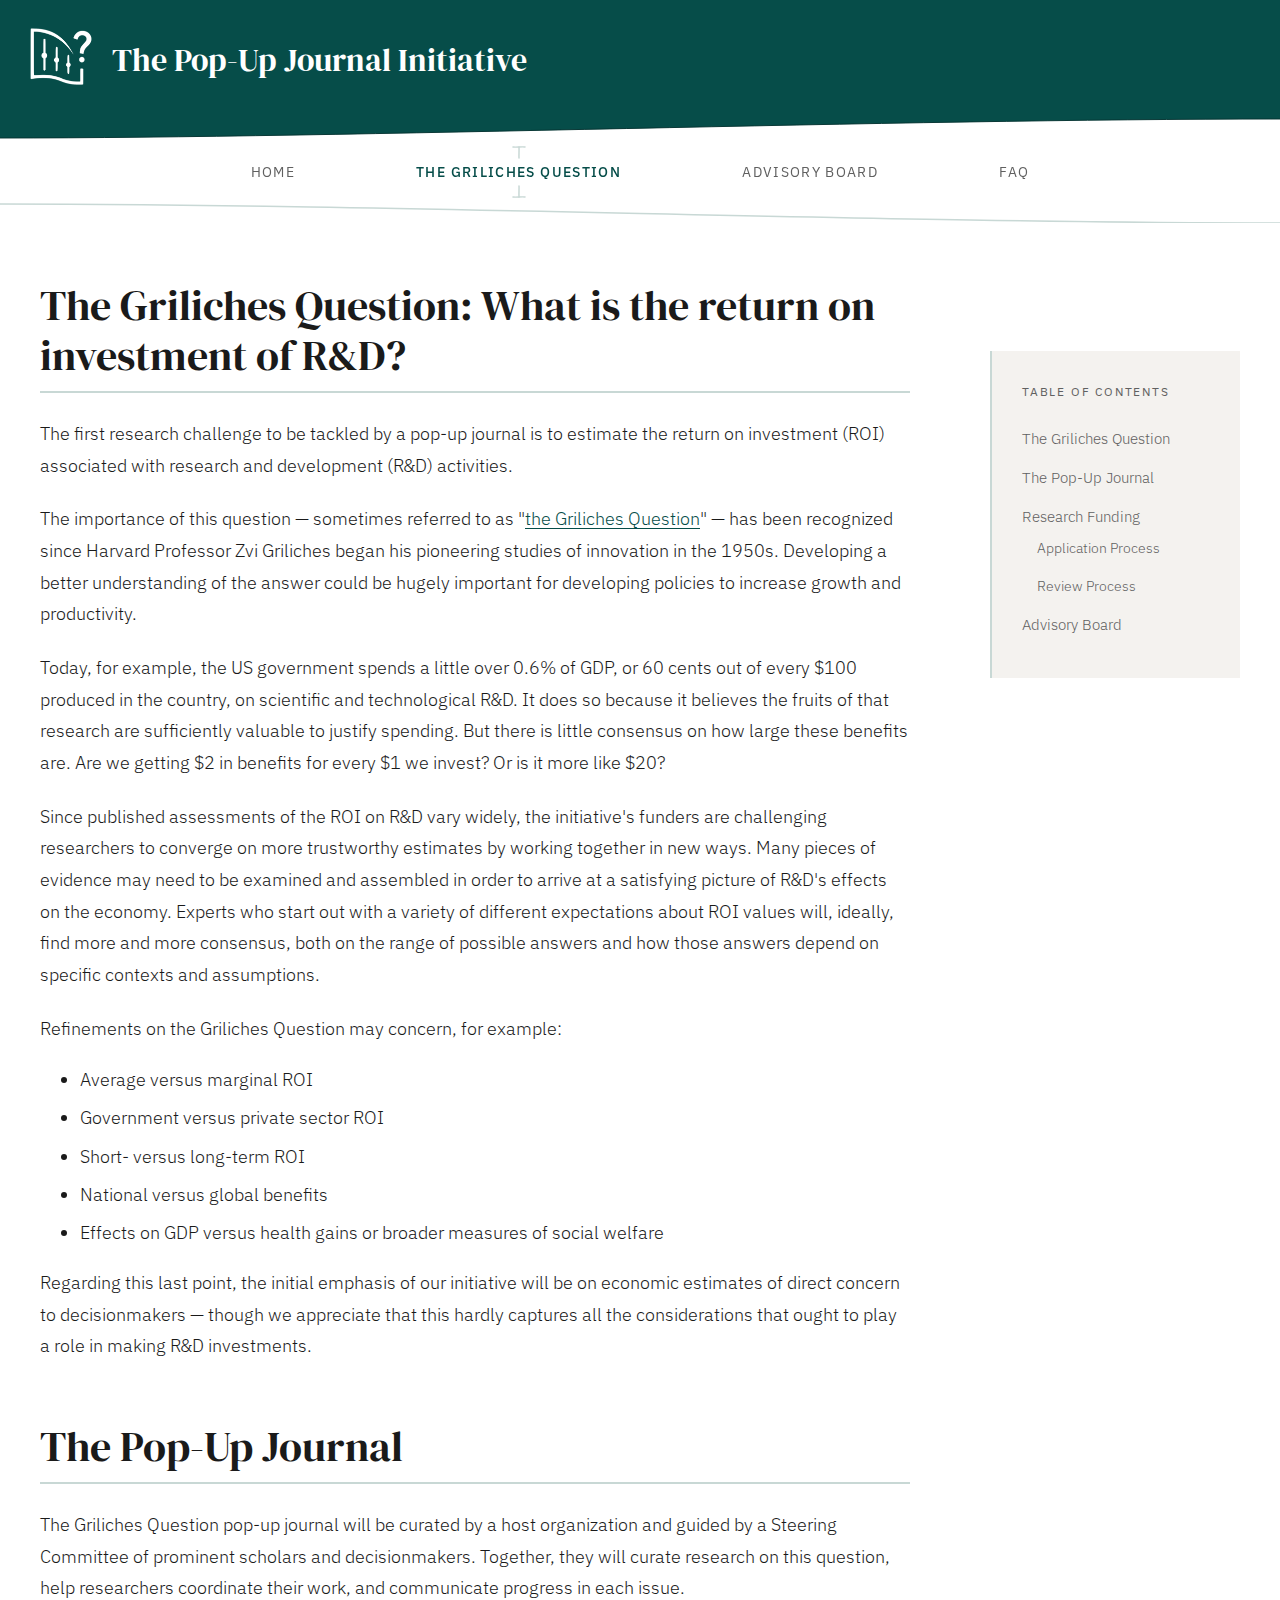
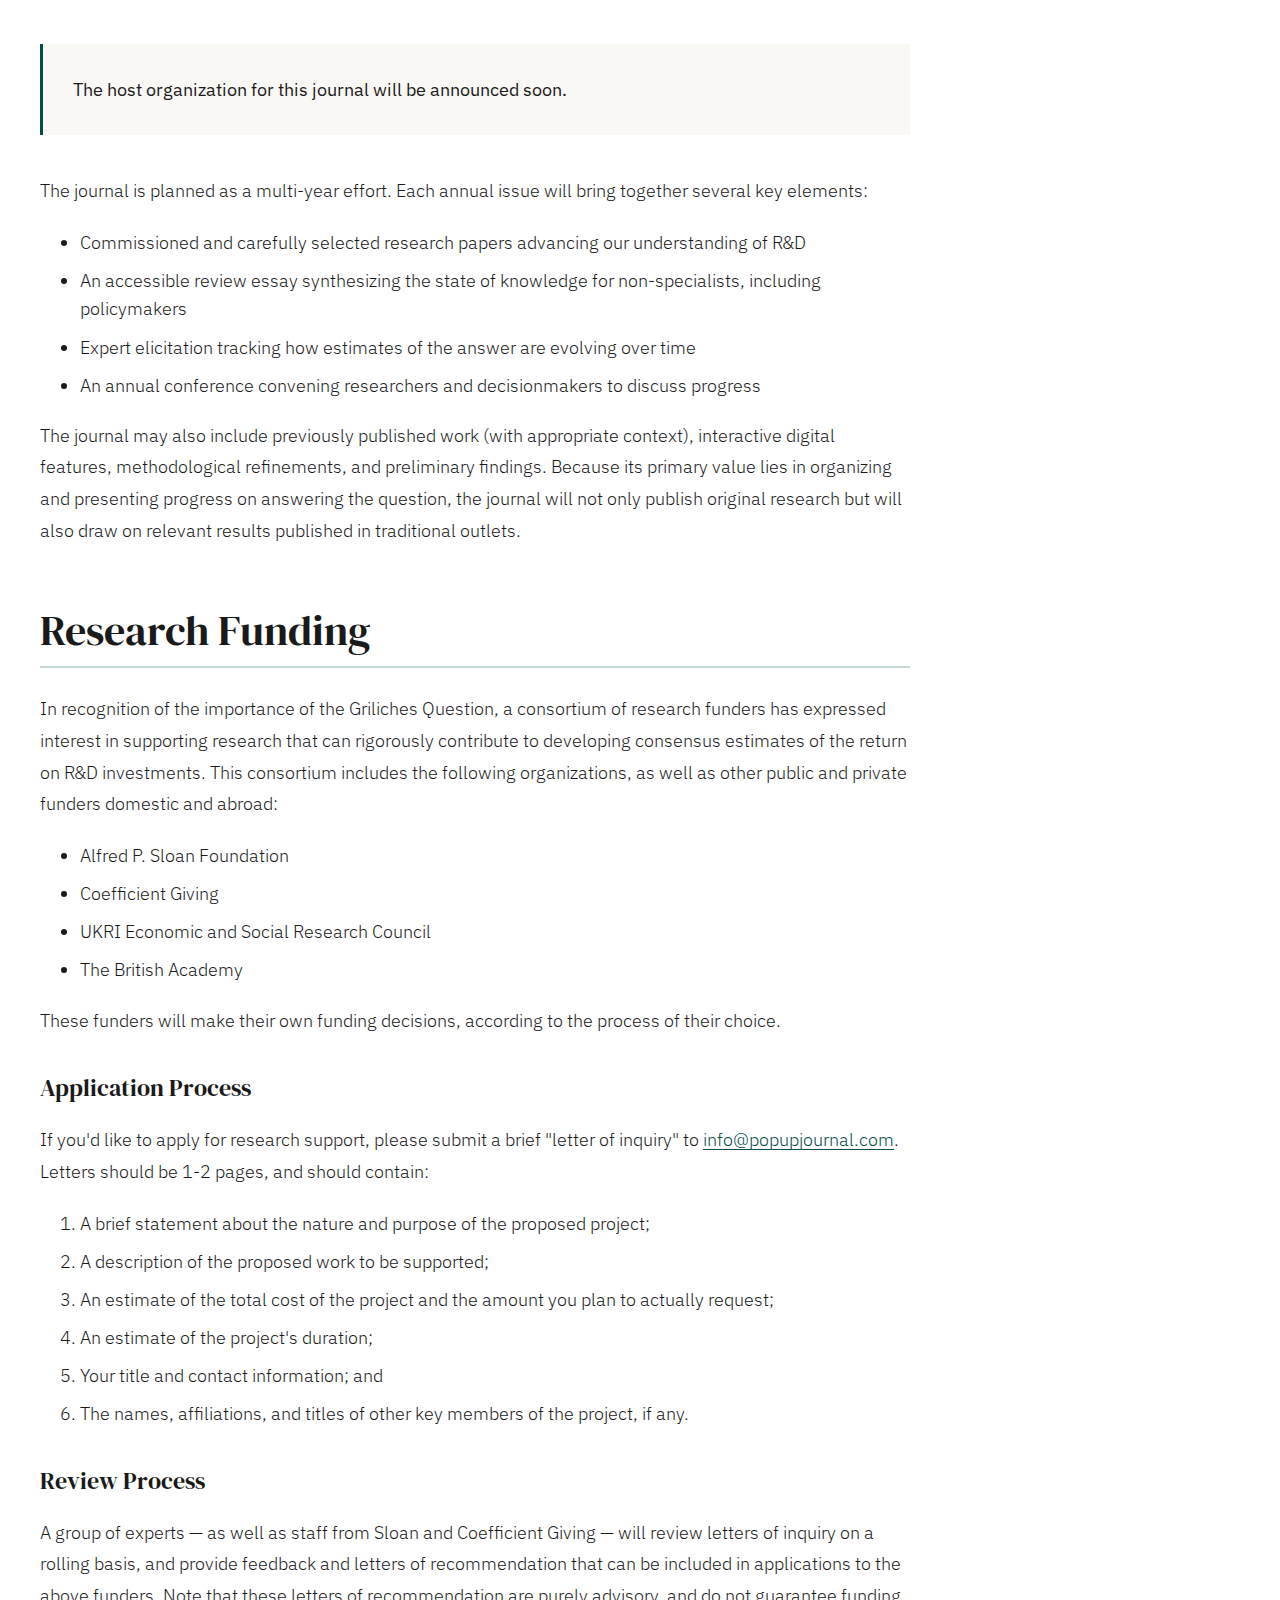
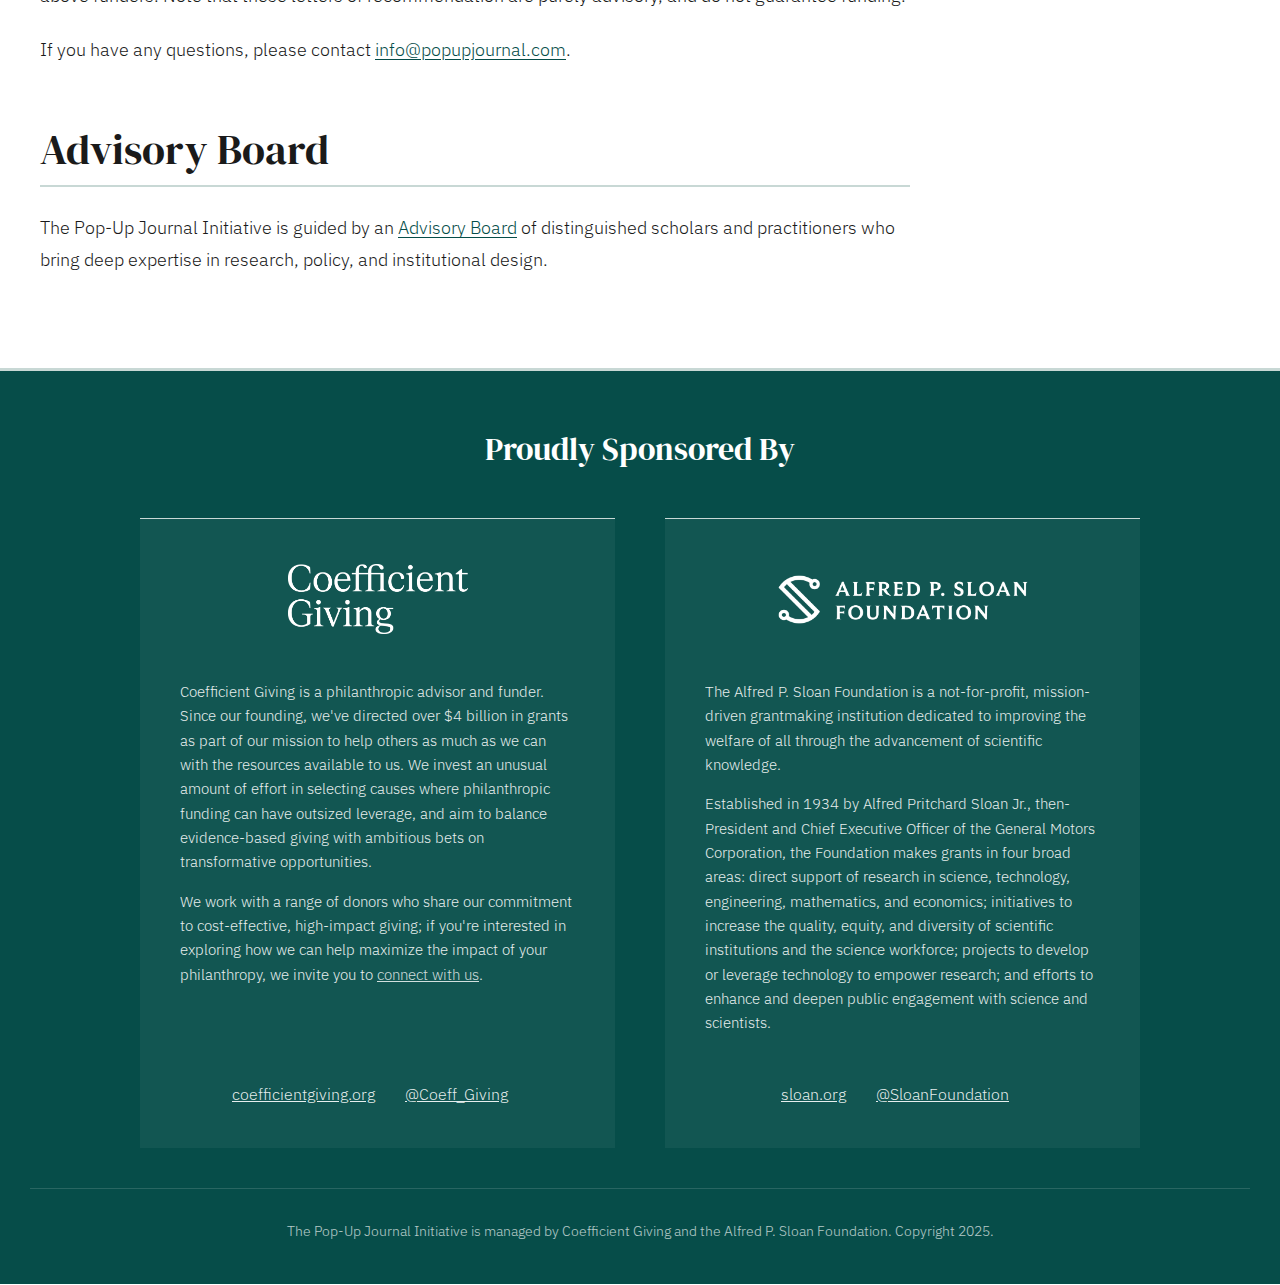
<file: individual-research.html>
<!DOCTYPE html>
<html lang="en">
<head>
    <meta charset="UTF-8">
    <meta http-equiv="refresh" content="0; url=griliches.html">
    <title>Redirecting — The Pop-Up Journal Initiative</title>
</head>
<body>
    <p>This page has moved. If you are not redirected automatically, <a href="griliches.html">click here</a>.</p>
</body>
</html>
</file>
<file: styles.css>
/* CSS VARIABLES */
:root {
    --color-primary: #064D49;
    --color-primary-light: #C8D8D5;
    --color-bg-cool: #FAF8F5;
    --color-bg-warm: #F4F2EF;
    --color-border: #E8E6E3;
    --color-border-dark: #D7D5D2;
    --text-primary: #1a1a1a;
    --text-secondary: #606060;
    --text-on-dark: #ffffff;
    --text-on-dark-muted: #C8D8D5;
    --font-mono: 'IBM Plex Mono', monospace;
}

* {
    margin: 0;
    padding: 0;
    box-sizing: border-box;
}

body {
    font-family: 'IBM Plex Sans', Arial, sans-serif;
    font-weight: 300;
    line-height: 1.8;
    color: var(--text-primary);
    background: #ffffff;
}

h1, h2, h3, .member-name, .footer-header h3 {
    font-family: 'DM Serif Display', Georgia, serif;
}

.step-number, .status-badge, .section-label {
    font-family: var(--font-mono);
}

.container {
    max-width: 1400px;
    margin: 0 auto;
    padding: 0 30px;
}

/* Header */
header {
    background: var(--color-primary);
    color: var(--text-on-dark);
    padding: 28px 0 22px;
}

.header-content {
    display: grid;
    grid-template-columns: auto 1fr;
    gap: 20px;
    align-items: center;
}

.header-text h1 {
    font-size: 2rem;
    font-weight: 400;
    margin-bottom: 0px;
    line-height: 1.1;
    color: var(--text-on-dark);
}

.header-logo {
    max-width: 62px;
    max-height: 62px;
    width: auto;
    height: auto;
    cursor: pointer;
    transition: opacity 0.2s ease;
}

.header-logo-home {
    justify-self: start;
    align-self: start;
    margin-left: 0;
}

.header-logo:hover {
    opacity: 0.7;
}

.header-text {
    text-align: left;
    padding-bottom: 0;
}

/* Sweeping accent line between header and nav */
.header-sweep {
    width: 100%;
    line-height: 0;
    overflow: hidden;
    background: #ffffff;
}

.header-sweep svg {
    width: 100%;
    height: 25px;
    display: block;
}

/* Bottom sweep that sticks with the nav */
.nav-bottom-sweep {
    position: absolute;
    bottom: 0;
    left: 0;
    width: 100%;
    height: 22px;
    line-height: 0;
    transform: translateY(100%);
    pointer-events: none;
}

.nav-bottom-sweep svg {
    width: 100%;
    height: 100%;
    display: block;
}

/* Navigation */
.nav-container {
    background: rgba(255,255,255,0.98);
    position: sticky;
    top: 0;
    z-index: 100;
}

nav {
    padding: 0;
}

nav ul {
    list-style: none;
    display: flex;
    justify-content: space-around;
    max-width: 900px;
    margin: 0 auto;
    position: relative;
    padding: 16px 0;
}

nav a {
    text-decoration: none;
    color: var(--text-secondary);
    font-weight: 400;
    font-size: 0.85rem;
    text-transform: uppercase;
    letter-spacing: 0.1em;
    padding: 12px 25px;
    border-radius: 0px;
    transition: color 0.3s ease;
    position: relative;
    cursor: pointer;
}

nav a:hover, nav a.active {
    color: var(--color-primary);
    background: none;
}

nav a.active {
    color: var(--color-primary);
    font-weight: 500;
}

nav a.active::before {
    content: '';
    position: absolute;
    left: 50%;
    top: -6px;
    width: 20px;
    height: 14px;
    transform: translateX(-50%);
    pointer-events: none;
    background: url("data:image/svg+xml,%3Csvg viewBox='0 0 20 14' xmlns='http://www.w3.org/2000/svg'%3E%3Cpath d='M 4,2 C 8,2.5 12,1.5 16,2' stroke='%23C8D8D5' stroke-width='1.5' fill='none' stroke-linecap='round'/%3E%3Cpath d='M 10,2 C 10.2,7 9.8,10 10,13' stroke='%23C8D8D5' stroke-width='1.5' fill='none' stroke-linecap='round'/%3E%3C/svg%3E") no-repeat center;
    background-size: 100% 100%;
}

nav a.active::after {
    content: '';
    position: absolute;
    left: 50%;
    bottom: -6px;
    width: 20px;
    height: 14px;
    transform: translateX(-50%);
    pointer-events: none;
    background: url("data:image/svg+xml,%3Csvg viewBox='0 0 20 14' xmlns='http://www.w3.org/2000/svg'%3E%3Cpath d='M 10,1 C 10.2,4 9.8,7 10,12' stroke='%23C8D8D5' stroke-width='1.5' fill='none' stroke-linecap='round'/%3E%3Cpath d='M 4,12 C 8,12.5 12,11.5 16,12' stroke='%23C8D8D5' stroke-width='1.5' fill='none' stroke-linecap='round'/%3E%3C/svg%3E") no-repeat center;
    background-size: 100% 100%;
}


/* Page Title */
.page-title-section {
    padding: 20px 0 10px;
    text-align: center;
    position: relative;
}

.page-title {
    font-size: 1.4rem;
    font-family: 'DM Serif Display', Georgia, serif;
    font-weight: 400;
    color: var(--text-secondary);
    margin-bottom: 20px;
}

.page-subtitle {
    font-size: 1.3rem;
    color: var(--text-secondary);
    font-style: italic;
    max-width: 800px;
    margin: 0 auto;
}

/* Page Display */
.page {
    display: block;
}

/* Main Content */
main {
    padding: 40px 0 0px;
}

.content h2 {
    font-size: 2.6rem;
    color: var(--text-primary);
    margin: 60px 0 25px 0;
    font-weight: 400;
    border-bottom: 2px solid var(--color-primary-light);
    padding-bottom: 10px;
    scroll-margin-top: 200px;
    line-height: 1.2;
}

.content h3 {
    font-size: 1.5rem;
    color: var(--text-primary);
    margin: 30px 0 15px 0;
    font-weight: 400;
    scroll-margin-top: 200px;
}

.content p {
    font-size: 1.1rem;
    margin-bottom: 22px;
    color: var(--text-primary);
}

.content ul, .content ol {
    margin: 20px 0 20px 40px;
    font-size: 1.1rem;
}

.content li {
    margin-bottom: 10px;
    line-height: 1.6;
}

.content a {
    color: var(--color-primary);
    text-decoration: underline;
    text-underline-offset: 3px;
}

.content a:hover {
    color: #043331;
    text-decoration-thickness: 2px;
}

/* Buttons and Components */
.btn-primary {
    display: inline-block;
    background: var(--color-primary);
    color: var(--text-on-dark);
    padding: 14px 32px;
    text-decoration: none;
    border-radius: 3px;
    font-weight: 400;
    font-size: 0.9rem;
    letter-spacing: 0.05em;
    transition: all 0.3s ease;
    border: none;
    cursor: pointer;
    font-family: inherit;
    box-shadow: 0 2px 8px rgba(6, 77, 73, 0.15);
}

.btn-primary:hover {
    background: #086560;
    box-shadow: 0 4px 16px rgba(6, 77, 73, 0.25);
}

.btn-primary.btn-arrow::after {
    content: ' \2192';
    display: inline-block;
    transition: transform 0.3s ease;
}

.btn-primary.btn-arrow:hover::after {
    transform: translateX(4px);
}

.highlight-box {
    background: var(--color-bg-cool);
    border-left: 3px solid var(--color-primary);
    padding: 30px;
    margin: 40px 0;
    border-radius: 0px;
    font-size: 1.1rem;
}

.announcement-box {
    background: var(--color-bg-warm);
    border-left: 4px solid var(--color-primary);
    padding: 35px 35px 25px;
    margin: 40px 0;
}

.announcement-box p {
    font-size: 1.1rem;
    margin-bottom: 18px;
    color: var(--text-primary);
}

.announcement-box p:last-child {
    margin-bottom: 0;
}

.announcement-box a {
    color: var(--color-primary);
    text-decoration: underline;
    text-underline-offset: 3px;
}

.announcement-box a:hover {
    color: #043331;
    text-decoration-thickness: 2px;
}

.announcement-label {
    display: inline-block;
    font-family: var(--font-mono);
    font-size: 0.75rem;
    font-weight: 500;
    text-transform: uppercase;
    letter-spacing: 0.12em;
    color: var(--color-primary);
    margin-bottom: 15px;
    padding: 3px 10px;
    border: 1px solid var(--color-primary-light);
    background: rgba(255, 255, 255, 0.6);
}

.journal-announcement-link {
    font-size: 0.95rem;
    margin-bottom: 25px;
}

.journal-announcement-link a {
    color: var(--color-primary);
    text-decoration: none;
    font-weight: 400;
    background-image: linear-gradient(var(--color-primary), var(--color-primary));
    background-size: 0% 1px;
    background-position: 0 100%;
    background-repeat: no-repeat;
    transition: background-size 0.3s ease;
    padding-bottom: 2px;
}

.journal-announcement-link a:hover {
    color: #043331;
    background-size: 100% 1px;
}

/* Homepage Specific */
.intro-section {
    text-align: left;
    margin-bottom: 60px;
    font-size: 1.2rem;
}

.intro-section p {
    color: var(--text-secondary);
    max-width: 900px;
    margin: 0 auto;
}

.intro-section p + p {
    margin-top: 20px;
}

.rfp-section {
    margin-bottom: 0px;
    scroll-margin-top: 100px;
    padding: 60px 0;
}

.rfp-content {
    display: block;
    max-width: 800px;
    margin: 0 auto;
    text-align: center;
    padding: 0 30px;
}

/* Left-align the first RFP section */
.rfp-section.journal-funding .rfp-content {
    text-align: left;
    margin-left: 70px;
    margin-right: auto;
    max-width: 900px;
}

/* Right-align the second RFP section */
.rfp-section.individual-research .rfp-content {
    text-align: right;
    margin-left: auto;
    margin-right: 70px;
    max-width: 900px;
}

.rfp-text {
    width: 100%;
}

.rfp-text h3 {
    font-size: 2.5rem;
    color: var(--color-primary);
    margin-bottom: 30px;
    font-weight: 400;
}

.rfp-text p {
    font-size: 1.2rem;
    margin-bottom: 25px;
    color: var(--text-secondary);
}

.rfp-visual {
    background: var(--color-bg-warm);
    border-radius: 0px;
    padding: 60px;
    text-align: center;
    position: relative;
    min-height: 400px;
    display: flex;
    flex-direction: column;
    justify-content: center;
}

.custom-list {
    list-style: none;
    text-align: center;
    max-width: 650px;
    margin: 20px auto;
    padding: 0;
}

.custom-list li {
    position: relative;
    padding-left: 20px;
    margin-bottom: 10px;
}

.custom-list li::before {
    content: "•";
    position: absolute;
    left: 0;
    color: var(--color-primary);
    font-weight: bold;
}

.individual-research .rfp-visual {
    border: 1px solid var(--color-border);
    background: var(--color-bg-cool);
}

.journal-funding .rfp-visual {
    border: 1px solid var(--color-border);
    background: var(--color-bg-warm);
}

.visual-icon {
    font-size: 5rem;
    margin-bottom: 30px;
    opacity: 0.7;
}

.individual-research .visual-icon {
    color: var(--color-primary);
}

.journal-funding .visual-icon {
    color: var(--text-secondary);
}

.advisory-board-page .main-layout {
    display: block;
    grid-template-columns: none;
    gap: 0;
    max-width: 1200px;
    margin: 0 auto;
}


/* FAQ Specific */
.main-layout {
    display: grid;
    grid-template-columns: 1fr 250px;
    gap: 80px;
    max-width: 1200px;
    margin: 0 auto;
}

.toc {
    position: sticky;
    top: 225px;
    height: fit-content;
    background: var(--color-bg-warm);
    border-radius: 0px;
    padding: 30px;
    border: none;
    border-left: 2px solid var(--color-primary-light);
    margin-top: 150px;
}

.toc h3 {
    font-family: 'IBM Plex Sans', Arial, sans-serif;
    font-size: 0.75rem;
    font-weight: 400;
    text-transform: uppercase;
    letter-spacing: 0.15em;
    color: var(--text-secondary);
    margin-bottom: 20px;
}

.toc ul {
    list-style: none;
    margin: 0;
}

.toc li {
    margin-bottom: 8px;
}

.toc a {
    color: var(--text-secondary);
    text-decoration: none;
    font-size: 0.95rem;
    line-height: 1.4;
    transition: color 0.3s ease;
    display: block;
    padding: 5px 0;
    border-left: none;
    padding-left: 0;
}

.toc a:hover, .toc a.active {
    color: var(--color-primary);
    font-weight: 400;
}

.toc .sub-item {
    padding-left: 15px;
    font-size: 0.9rem;
}

.faq-item {
    background: #ffffff;
    border-radius: 0px;
    margin-bottom: 0;
    border: none;
    border-bottom: 1px solid var(--color-border);
    transition: none;
    overflow: hidden;
}

.faq-item:nth-child(odd) {
    border-color: var(--color-border);
}

.faq-item:nth-child(even) {
    border-color: var(--color-border);
}

.faq-question {
    background: none;
    cursor: pointer;
    font-size: 1.3rem;
    font-family: 'DM Serif Display', Georgia, serif;
    font-weight: 400;
    color: var(--text-primary);
    position: relative;
    border-bottom: none;
    display: flex;
    justify-content: space-between;
    align-items: center;
    padding: 25px 0;
    gap: 10px;
    transition: color 0.2s ease;
}

.faq-question:hover {
    color: var(--color-primary);
}

.faq-question::after {
    content: '+';
    font-family: 'IBM Plex Sans', Arial, sans-serif;
    font-size: 1.5rem;
    font-weight: 300;
    color: var(--text-secondary);
    transition: transform 0.3s ease;
    margin-left: auto;
    flex-shrink: 0;
    line-height: 1;
    align-self: flex-start;
    margin-top: 25px;
}

.faq-question.active::after {
    transform: rotate(45deg);
}

.faq-answer {
    padding: 0 0;
    max-height: 0;
    overflow: hidden;
    transition: all 0.4s ease;
    opacity: 0;
}

.faq-answer.active {
    padding: 0 0 25px;
    max-height: none;
    opacity: 1;
}

.faq-answer p {
    font-size: 1.1rem;
    line-height: 1.7;
    margin-bottom: 15px;
}

.faq-answer table {
    width: 100%;
    border-collapse: separate;
    border-spacing: 15px 8px;
}

.faq-answer table td:first-child {
    width: 35%;
    min-width: 180px;
    white-space: nowrap;
}

.faq-answer table td,
.faq-answer table th {
    text-align: left;
    vertical-align: text-top;
}

.faq-answer table th {
    font-weight: 500;
    color: var(--color-primary);
    padding: 12px 15px;
    text-transform: uppercase;
    font-size: 0.9rem;
    letter-spacing: 0.5px;
}

/* Footer */
footer {
    background: var(--color-primary);
    color: var(--text-on-dark);
    padding: 50px 0 40px;
    position: relative;
    margin-top: 70px;
    border-top: 3px solid var(--color-primary-light);
}

.footer-content {
    text-align: center;
}

.footer-header {
    text-align: center;
    margin-bottom: 40px;
}

.footer-header h3 {
    font-size: 2rem;
    font-weight: 400;
    margin-bottom: 15px;
}

.footer-subtext {
    font-size: 1.1rem;
    opacity: 0.8;
    font-style: italic;
}

.sponsors-grid {
    display: grid;
    grid-template-columns: repeat(2, 1fr);
    gap: 50px;
    max-width: 1000px;
    margin: 0 auto;
}

.sponsor {
    text-align: left;
    padding: 40px;
    background: rgba(255,255,255,0.05);
    border-radius: 0px;
    border-top: 1px solid var(--text-on-dark-muted);
    display: flex;
    flex-direction: column;
    height: 100%;
}

.sponsor-header {
    display: flex;
    align-items: center;
    margin-top: -10px;
    margin-bottom: 25px;
}

.sponsor-logo {
    width: 80px;
    height: 80px;
    margin-right: 20px;
    border-radius: 50%;
    display: flex;
    align-items: center;
    justify-content: center;
    font-size: 2rem;
    font-weight: bold;
    flex-shrink: 0;
}

.sponsor-logo-img {
    max-width: 250px;
    height: 100px;
    width: auto;
    object-fit: contain;
    margin-bottom: 5px;
    display: block;
    margin-left: auto;
    margin-right: auto;
}

.coefficient-giving .sponsor-logo-img {
    max-width: 180px;
}

.open-philanthropy .sponsor-logo {
    background: var(--color-primary-light);
}

.sloan-foundation .sponsor-logo {
    background: var(--color-primary-light);
}

.sponsor h4 {
    font-size: 1.5rem;
    margin: 0;
    font-weight: 400;
}

.sponsor-content {
    font-size: 0.95rem;
    line-height: 1.6;
    opacity: 0.9;
}

.sponsor-content a {
    color: rgba(255,255,255,0.9);
    text-decoration: underline;
}

.sponsor-content p {
    margin-bottom: 15px;
}

.sponsor-website-links {
    margin-top: auto;
    margin-bottom: 0px;
    padding-top: 30px;
    display: flex;
    justify-content: center;
    gap: 15px;
    flex-wrap: nowrap;
}

.sponsor-website-links a {
    color: rgba(255,255,255,0.9);
    text-decoration: underline;
    margin-right: 15px;
    display: inline;
}

.sponsor-website-links a:hover {
    color: var(--text-on-dark-muted);
    text-decoration: none;
}

.footer-copyright {
    text-align: center;
    margin-top: 40px;
    padding-top: 30px;
    border-top: 1px solid rgba(255,255,255,0.2);
    font-size: 0.85rem;
    opacity: 0.7;
}

/* Advisory Board Specific */
.board-grid {
    display: grid;
    grid-template-columns: repeat(3, 1fr);
    gap: 50px;
    margin-top: 45px;
    width: 100%;
    margin: 45px auto 0 auto;
}

.board-member {
    background: #ffffff;
    border-radius: 0px;
    padding: 40px;
    text-align: center;
    transition: box-shadow 0.3s ease;
    border: 1px solid var(--color-border);
    position: relative;
    overflow: hidden;
    display: flex;
    flex-direction: column;
    height: 100%;
    box-shadow: 0 1px 4px rgba(0,0,0,0.04);
}

.board-member:nth-child(odd) {
    border-color: var(--color-border);
    background: #ffffff;
}

.board-member:nth-child(even) {
    border-color: var(--color-border);
    background: #ffffff;
}

.board-member:hover {
    box-shadow: 0 4px 16px rgba(0,0,0,0.08);
}

.member-photo {
    width: 200px;
    height: 240px;
    border-radius: 0px;
    margin: 0 auto 25px;
    background: linear-gradient(135deg, #ddd, #bbb);
    display: flex;
    align-items: center;
    justify-content: center;
    color: #666;
    border: 1px solid var(--color-border-dark);
}

.member-photo img {
    width: 100%;
    height: 100%;
    object-fit: cover;
    object-position: center 15%;
    filter: grayscale(100%) contrast(1.1);
}

.member-name {
    font-size: 1.8rem;
    color: var(--color-primary);
    margin-bottom: 10px;
    font-weight: 400;
}

.member-title {
    font-size: 1rem;
    color: var(--text-secondary);
    margin-bottom: 0px;
    font-weight: 400;
}

.bio-full {
    font-size: 1.1rem;
    color: var(--text-secondary);
    line-height: 1.7;
    margin-bottom: 25px;
    max-height: 0;
    overflow: hidden;
    transition: all 0.5s ease;
    opacity: 0;
}

.bio-full.expanded {
    max-height: 500px;
    opacity: 1;
    padding-top: 20px;
    border-top: 1px solid var(--color-border);
}

.expand-btn {
    background: var(--color-primary);
    color: var(--text-on-dark);
    border: none;
    padding: 12px 28px;
    border-radius: 3px;
    font-size: 0.9rem;
    font-weight: 400;
    letter-spacing: 0.05em;
    cursor: pointer;
    transition: all 0.3s ease;
    font-family: inherit;
    margin-top: auto;
    align-self: center;
    box-shadow: 0 2px 8px rgba(6, 77, 73, 0.15);
}

.expand-btn:hover {
    background: #086560;
    box-shadow: 0 4px 12px rgba(6, 77, 73, 0.25);
}

.expand-btn.expanded {
    background: var(--text-secondary);
}

@media (max-width: 1024px) {
    .header-content, .rfp-content, .sponsors-grid {
        grid-template-columns: 1fr;
        gap: 40px;
    }

    .main-layout {
        grid-template-columns: 1fr;
        gap: 40px;
    }

    .toc {
        position: static;
        order: -1;
        margin-bottom: 40px;
    }

    .rfp-content:nth-child(even) .rfp-text,
    .rfp-content:nth-child(even) .rfp-visual {
        order: unset;
    }

    .how-it-works-layout {
        grid-template-columns: 1fr;
        gap: 30px;
    }

    .how-it-works-header .section-heading {
        position: static;
    }

    .journal-feature {
        margin-left: 0;
    }

    .involve-grid {
        grid-template-columns: 1fr;
    }
}

.bio-modal {
    display: none;
    position: fixed;
    z-index: 1000;
    left: 0;
    top: 0;
    width: 100%;
    height: 100%;
    background-color: rgba(0,0,0,0.5);
}

.bio-modal-content {
    background-color: white;
    margin: 10% auto;
    padding: 40px 60px;
    border-radius: 0px;
    width: 80%;
    max-width: 500px;
    position: relative;
    box-shadow: 0 4px 20px rgba(0,0,0,0.12);
    border: 1px solid var(--color-border);
    max-height: 70vh;
    overflow-y: auto;
}

#modalName {
    margin-bottom: 15px;
    font-size: 1.8rem;
    color: var(--text-primary);
}

#modalTitle {
    margin-bottom: 25px;
    font-style: italic;
    color: var(--text-secondary);
}

#modalBio {
    line-height: 1.7;
}

#modalBio p {
    margin-bottom: 20px;
}

#modalBio p:last-child {
    margin-bottom: 0;
}

.bio-close {
    position: absolute;
    right: 20px;
    top: 15px;
    font-size: 2rem;
    cursor: pointer;
    color: #999;
}

.bio-close:hover {
    color: #000;
}

.rfp-section.individual-research {
    background: var(--color-bg-cool);
    border-top: 1px solid var(--color-border);
    border-bottom: 1px solid var(--color-border);
}

.rfp-section.journal-funding {
    background: var(--color-bg-warm);
    border-top: 1px solid var(--color-border);
    border-bottom: 1px solid var(--color-border);
}

/* First heading in content area — less top margin when it's the page title */
.content > h2:first-child,
.content > section:first-child > h2:first-child {
    margin-top: 40px;
}

/* Hero Section */
.hero {
    padding: 100px 0 75px;
    background: #ECF1EE;
    text-align: center;
    position: relative;
    overflow: visible;
}

#heroCanvas {
    position: absolute;
    top: 0;
    left: 0;
    width: 100%;
    height: 100%;
    pointer-events: none;
    clip-path: inset(0);
}

.hero-inner {
    max-width: 800px;
    margin: 0 auto;
    padding: 0 30px;
    position: relative;
    z-index: 1;
}

.hero h2 {
    font-family: 'DM Serif Display', Georgia, serif;
    font-size: 3.2rem;
    font-weight: 400;
    color: var(--text-primary);
    line-height: 1.2;
    margin-bottom: 30px;
}

.hero p {
    font-size: 1.3rem;
    color: var(--text-secondary);
    line-height: 1.7;
    max-width: 700px;
    margin: 0 auto;
}

.hero-link {
    color: inherit;
    text-decoration: none;
    position: relative;
    display: inline;
    transition: color 0.3s ease;
}

.hero-link:hover {
    color: var(--text-primary);
}

/* Hero News */
.hero p.hero-news {
    font-family: var(--font-mono);
    font-size: 0.85rem;
    font-weight: 400;
    letter-spacing: 0.04em;
    color: #909090;
    margin-top: 50px;
    margin-bottom: 0;
    line-height: 1.4;
    max-width: none;
}

.hero-news-label {
    color: var(--color-primary);
    font-weight: 500;
}

.hero-news a {
    color: #909090;
    text-decoration: none;
    transition: color 0.3s ease;
    position: relative;
}

.hero-news a::after {
    content: attr(data-title);
    position: absolute;
    top: calc(100% + 10px);
    left: 50%;
    transform: translateX(-50%) translateY(-4px);
    background: #ffffff;
    border: 1px solid var(--color-border);
    padding: 10px 14px;
    font-family: 'DM Serif Display', Georgia, serif;
    font-size: 0.8rem;
    font-weight: 400;
    letter-spacing: 0;
    color: var(--text-primary);
    line-height: 1.4;
    white-space: normal;
    width: 220px;
    text-align: center;
    box-shadow: 0 2px 10px rgba(0,0,0,0.08);
    opacity: 0;
    pointer-events: none;
    transition: opacity 0.2s ease, transform 0.2s ease;
    z-index: 10;
}

.hero-news a::before {
    content: '';
    position: absolute;
    top: calc(100% + 4px);
    left: 50%;
    transform: translateX(-50%);
    border: 5px solid transparent;
    border-bottom-color: #ffffff;
    opacity: 0;
    pointer-events: none;
    transition: opacity 0.2s ease;
    z-index: 11;
}

.hero-news a:hover::after {
    opacity: 1;
    transform: translateX(-50%) translateY(0);
}

.hero-news a:hover::before {
    opacity: 1;
}

.hero-news a:hover {
    color: var(--color-primary);
}

.hero-news-sep {
    margin: 0 1px;
    color: #909090;
}

/* Section Dividers */
.section-divider {
    width: 100%;
    line-height: 0;
    overflow: hidden;
}

.section-divider svg {
    width: 100%;
    height: 30px;
    display: block;
}

/* How It Works Section */
.how-it-works {
    background: #ffffff;
    padding: 60px 0;
}

.how-it-works-layout {
    display: grid;
    grid-template-columns: 1fr 2fr;
    gap: 60px;
    max-width: 1000px;
    margin: 0 auto;
    align-items: start;
}

.how-it-works-header .section-heading {
    font-family: 'DM Serif Display', Georgia, serif;
    font-size: 2.4rem;
    font-weight: 400;
    color: var(--text-primary);
    margin: 0;
    position: sticky;
    top: 120px;
}

.steps-list {
    display: flex;
    flex-direction: column;
    gap: 0;
}

.step-item {
    display: grid;
    grid-template-columns: 48px 1fr;
    gap: 24px;
    padding: 32px 0;
    border-bottom: 1px solid var(--color-border);
}

.step-item:first-child {
    padding-top: 0;
}

.step-item:last-child {
    border-bottom: none;
    padding-bottom: 0;
}

.step-number {
    font-size: 0.85rem;
    font-weight: 500;
    color: var(--color-primary);
    padding-top: 5px;
    letter-spacing: 0.05em;
}

.step-content h3 {
    font-family: 'DM Serif Display', Georgia, serif;
    font-size: 1.5rem;
    font-weight: 400;
    color: var(--text-primary);
    margin-bottom: 10px;
}

.step-content p {
    font-size: 1.05rem;
    color: var(--text-secondary);
    line-height: 1.7;
}

/* Current Journals Section */
.current-journals {
    padding: 60px 0;
    background: var(--color-bg-warm);
}

.section-label {
    display: block;
    font-size: 0.8rem;
    font-weight: 500;
    text-transform: uppercase;
    letter-spacing: 0.12em;
    color: var(--text-secondary);
    margin-bottom: 20px;
}

.journal-feature {
    max-width: 700px;
    margin-left: 60px;
    border-left: 4px solid var(--color-primary);
    padding-left: 40px;
}

.journal-feature-header {
    display: flex;
    align-items: center;
    gap: 24px;
    flex-wrap: wrap;
    margin-bottom: 12px;
}

.journal-feature h2 {
    font-family: 'DM Serif Display', Georgia, serif;
    font-size: 2.4rem;
    font-weight: 400;
    color: var(--text-primary);
    margin: 0;
}

.status-badge {
    display: inline-block;
    background: var(--color-bg-cool);
    color: var(--color-primary);
    font-size: 0.75rem;
    font-weight: 500;
    letter-spacing: 0.08em;
    padding: 5px 14px;
    border-radius: 0;
    border: 1px solid var(--color-primary-light);
    white-space: nowrap;
    text-transform: uppercase;
}

.journal-feature .journal-subtitle {
    font-size: 1.2rem;
    font-style: italic;
    color: var(--text-secondary);
    margin-bottom: 20px;
}

.journal-feature .journal-desc {
    font-size: 1.1rem;
    color: var(--text-primary);
    line-height: 1.7;
    margin-bottom: 30px;
}

/* Get Involved Section */
.get-involved {
    background: #ffffff;
    padding: 60px 0;
}

.get-involved .section-heading {
    font-family: 'DM Serif Display', Georgia, serif;
    font-size: 2.4rem;
    font-weight: 400;
    color: var(--text-primary);
    margin-bottom: 40px;
    max-width: 1000px;
    margin-left: auto;
    margin-right: auto;
    text-align: right;
}

.involve-grid {
    display: grid;
    grid-template-columns: 7fr 5fr;
    gap: 40px;
    max-width: 1000px;
    margin: 0 auto;
}

.involve-card {
    background: var(--color-bg-cool);
    border: none;
    border-top: 2px solid var(--color-primary-light);
    padding: 40px;
    transition: border-color 0.3s ease;
}

.involve-card:hover {
    border-top-color: var(--color-primary);
}

.involve-card h3 {
    font-family: 'DM Serif Display', Georgia, serif;
    font-size: 1.5rem;
    font-weight: 400;
    color: var(--text-primary);
    margin-bottom: 15px;
}

.involve-card p {
    font-size: 1.05rem;
    color: var(--text-secondary);
    line-height: 1.7;
    margin-bottom: 25px;
}

.involve-card a {
    color: var(--color-primary);
    text-decoration: none;
    font-weight: 400;
    background-image: linear-gradient(var(--color-primary), var(--color-primary));
    background-size: 0% 1px;
    background-position: 0 100%;
    background-repeat: no-repeat;
    transition: background-size 0.3s ease;
    padding-bottom: 2px;
}

.involve-card a:hover {
    color: #043331;
    background-size: 100% 1px;
}

/* Scroll Animation */
.fade-in-up {
    opacity: 0;
    transform: translateY(30px);
    transition: opacity 0.6s ease, transform 0.6s ease;
}

.fade-in-up.visible {
    opacity: 1;
    transform: translateY(0);
}

/* Hide mobile menu button on desktop */
.mobile-menu-toggle {
    display: none;
}

@media (max-width: 768px) {
    .content p {
        font-size: 1.1rem;
    }

    .intro-section {
        font-size: 1.1rem;
    }

    .content ul, .content ol {
        font-size: 1rem;
    }

    body {
        font-size: 1rem;
        overflow-x: hidden;
    }

    header {
        padding: 18px 0 14px;
    }

    .header-content {
        grid-template-columns: auto 1fr;
        gap: 12px;
        align-items: center;
        text-align: left;
    }

    .header-text h1 {
        font-size: 1.3rem;
        margin-top: 0;
        margin-bottom: 0;
    }

    nav ul {
        flex-direction: column;
        text-align: center;
        gap: 10px;
    }

    .header-logo {
        max-width: 32px;
        max-height: 32px;
    }

    .header-sweep svg {
        height: 15px;
    }

    .nav-bottom-sweep {
        height: 14px;
    }

    .nav-container {
        padding: 15px 0;
        position: -webkit-sticky;
        position: sticky;
        top: 0;
        z-index: 100;
    }

    .page-title-section {
        padding: 40px 0 20px 0;
    }

    .page-title {
        font-size: 1.1rem;
    }

    .page-subtitle {
        font-size: 1.1rem;
    }

    .toc {
        top: 120px;
    }

    .board-grid {
        grid-template-columns: 1fr;
    }

    #advisory-board .content h2,
    body[data-page="advisory-board"] .content h2 {
        scroll-margin-top: 280px;
    }

    .faq-page .nav-container {
        top: 20px;
    }

    /* Nav container holds hamburger in flex layout on mobile */
    nav .container {
        display: flex;
        justify-content: flex-end;
        align-items: center;
    }

    /* Show hamburger button on mobile */
    .mobile-menu-toggle {
        display: block;
        background: var(--color-primary);
        border: 1px solid var(--color-primary);
        color: var(--text-on-dark);
        font-size: 1.2rem;
        cursor: pointer;
        padding: 8px 12px;
        position: static;
        z-index: 300;
        border-radius: 0px;
    }

    .mobile-menu-toggle:hover {
        background: #086560;
    }

    nav {
        position: static;
    }

    /* Hide regular menu on mobile */
    nav ul {
        display: none;
        flex-direction: column;
        position: absolute;
        top: 100%;
        left: 0;
        width: 100%;
        background: rgba(255,255,255,0.98);
        z-index: 200;
    }

    /* Show menu when hamburger is clicked */
    nav ul.show {
        display: flex;
    }

    nav li {
        width: 100%;
        border-bottom: 1px solid var(--color-border);
    }

    nav a {
        display: block;
        padding: 15px 30px;
        width: 100%;
        text-align: left;
    }

    nav a.active::before,
    nav a.active::after {
        display: none;
    }



    .nav-container {
        padding: 10px 0;
    }

    .rfp-section.individual-research .rfp-content,
    .rfp-section.journal-funding .rfp-content {
        text-align: center;
        margin: 0 auto;
        max-width: 800px;
    }

    .rfp-section.individual-research .rfp-content {
        margin-left: auto;
        margin-right: auto;
    }

    .rfp-section.journal-funding .rfp-content {
        margin-left: auto;
        margin-right: auto;
    }

    .section-divider svg {
        height: 18px;
    }

    .announcement-box {
        padding: 25px 20px 20px;
    }

    .hero p.hero-news {
        font-size: 0.75rem;
        margin-top: 35px;
    }

    .hero {
        padding: 50px 0 40px;
    }

    .hero h2 {
        font-size: 2.2rem;
    }

    .hero p {
        font-size: 1.1rem;
    }

    .how-it-works {
        padding: 50px 0;
    }

    .how-it-works-header .section-heading,
    .get-involved .section-heading {
        font-size: 1.8rem;
    }

    .how-it-works-layout {
        grid-template-columns: 1fr;
        gap: 20px;
    }

    .how-it-works-header .section-heading {
        position: static;
    }

    .journal-feature {
        margin-left: 0;
        padding-left: 25px;
    }

    .journal-feature h2 {
        font-size: 1.8rem;
    }

    .journal-feature-header {
        flex-direction: column;
        align-items: flex-start;
        gap: 10px;
    }

    .involve-grid {
        grid-template-columns: 1fr;
    }

    .sponsors-grid {
        grid-template-columns: 1fr;
        gap: 40px;
    }

    .sponsor {
        padding: 25px;
    }

    .sponsor-website-links {
        flex-wrap: wrap;
    }

    .sponsor-logo-img {
        max-width: 100%;
        height: auto;
    }

}

/* Even smaller screens */
@media (max-width: 480px) {
    header {
        padding: 15px 0 10px;
    }

    .header-text h1 {
        font-size: 1.1rem;
    }

    .page-title {
        font-size: 0.9rem;
    }

    .hero {
        padding: 30px 0 25px;
    }

    .hero h2 {
        font-size: 1.8rem;
    }
}

/* Micro-interactions */
.btn-primary {
    transition: background 0.3s ease, box-shadow 0.3s ease, transform 0.2s ease;
}

.btn-primary:hover {
    transform: translateY(-1px);
}

.btn-primary:active {
    transform: translateY(0);
}

.step-item {
    transition: background 0.3s ease;
}

.step-item:hover .step-number {
    color: #043331;
}

.step-number {
    transition: color 0.3s ease;
}

/* Reduced motion preference */
@media (prefers-reduced-motion: reduce) {
    .fade-in-up {
        opacity: 1;
        transform: none;
        transition: none;
    }

    .btn-primary,
    .involve-card,
    .involve-card a,
    .step-number {
        transition: none;
    }
}
</file>
